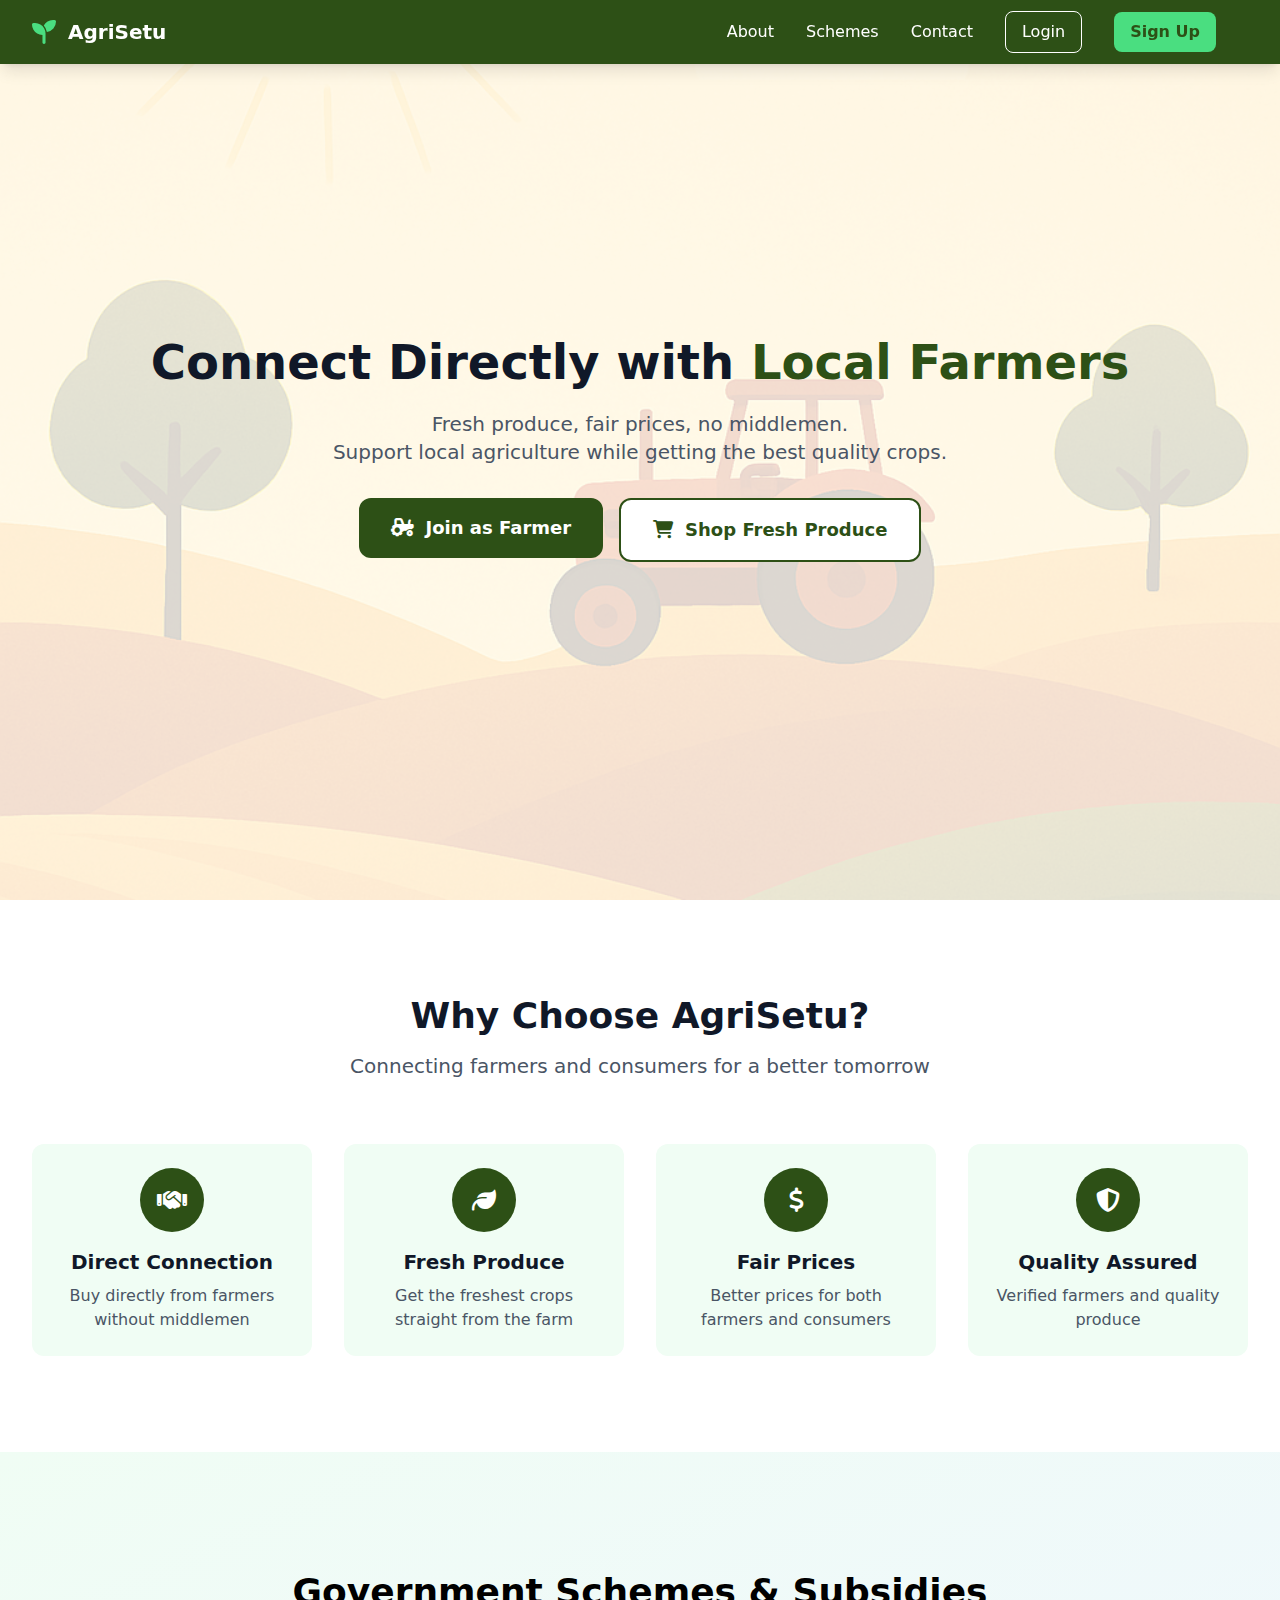
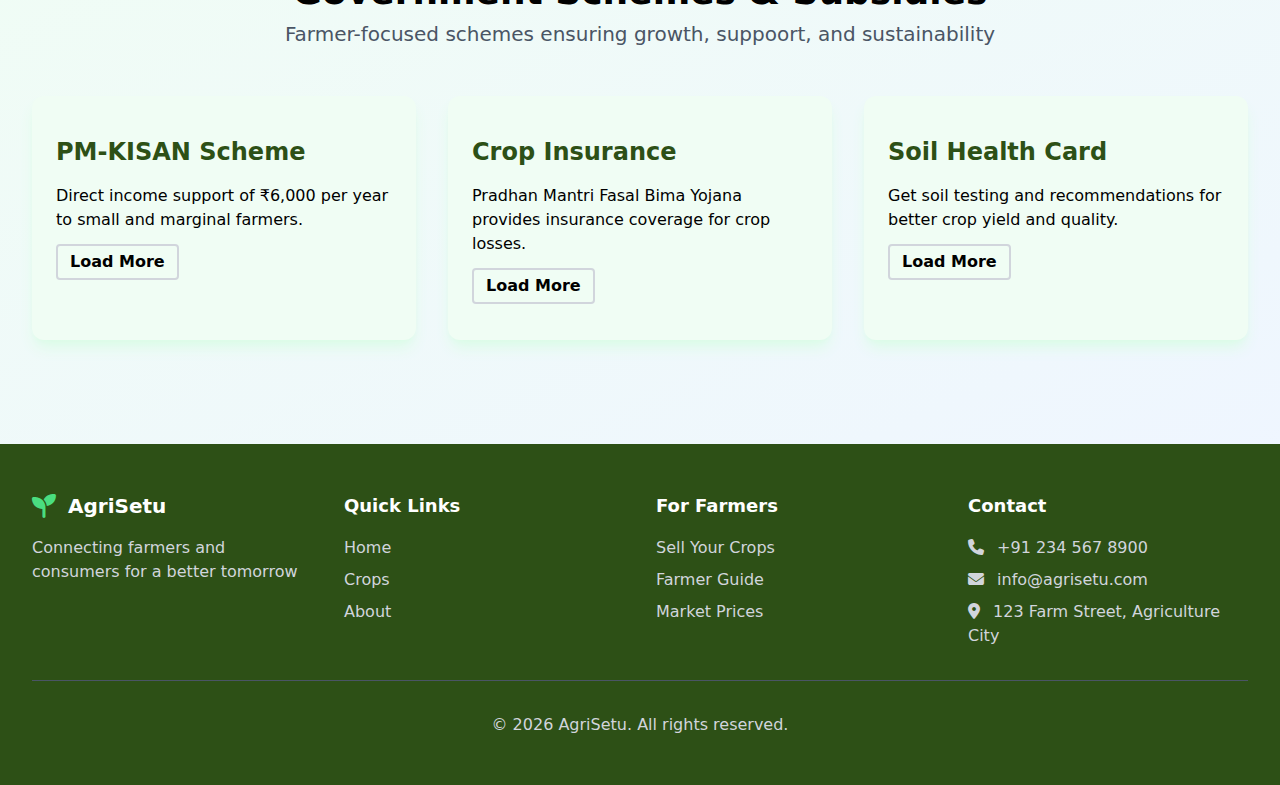
<file: index.html>
<!DOCTYPE html>
<html lang="en">
<head>
    <meta charset="UTF-8">
    <meta name="viewport" content="width=device-width, initial-scale=1.0">
    <title>AGRISETU</title>
    <link rel="stylesheet" href="output.css">
    <link rel="stylesheet" href="https://cdnjs.cloudflare.com/ajax/libs/font-awesome/6.5.1/css/all.min.css"/>
</head>
<body class="bg-blue-100">
    

    <!-- NAVBAR -->
    <nav id="navBar" class="navDiv1 bg-[#2d5016] shadow-lg fixed w-full top-0 z-10">
        <div class="navDiv2 max-w-7xl mx-auto px-4 sm:px-6 lg:px-8 ">
            <div class="navDiv3 flex justify-between items-center h-16">
                <div class="navDiv4 flex items-center">
                <a href="#home" class="text-[#4ade80] fas fa-seedling text-2xl mr-3 hover:text-[#4c9919] cursor-pointer"></a>
                    <span class="text-white text-xl font-bold ">AgriSetu</span>
                </div>
            <div class="navDiv5 hidden md:flex items-center space-x-8">
                <a href="#about" class="text-white hover:text-[#4ade80] transition duration-300">About</a>
                <a href="#schemes" class="text-white hover:text-[#4ade80] transition duration-300">Schemes</a>
                <button onclick="showContactPage()" class="text-white hover:text-[#4ade80] transition duration-300 cursor-pointer">Contact</button>
                <!-- Logged-out state -->
                <button id="navLoginBtn" onclick="loginCheck()" class="bg-transparent border border-white text-white px-4 py-2 rounded-lg hover:bg-white hover:text-[#2d5016] transition duration-300 cursor-pointer">Login</button>
                <button id="navSignupBtn" onclick="showSignupPage()" class="bg-[#4ade80] text-[#2d5016] px-4 py-2 rounded-lg hover:bg-green-600 transition duration-300 font-semibold cursor-pointer">Sign Up</button>
                <!-- Logged-in state (hidden by default) -->
                <a id="navUsername" href="#" class="hidden text-white font-semibold border border-white px-4 py-2 rounded-lg hover:bg-white hover:text-[#2d5016] transition duration-300 cursor-pointer"></a>
                <button id="navLogoutBtn" onclick="logout()" class="hidden bg-blue-500 text-white px-4 py-2 rounded-lg hover:bg-blue-600 transition duration-300 font-semibold cursor-pointer">Logout</button>
            </div>
            <div class="navDiv6 md:hidden">
                <button onclick="mobileMenu()" class="text-white cursor-pointer">
                    <i class="fas fa-bars text-xl"></i>
                </button>
            </div>
            </div>
        </div>
    </nav>


    <!-- Android k liye idhr rhega -->
    <div id="mobileMenu" class="hidden md:hidden bg-[#e9ecef] z-10 fixed inset-0 overflow-y-auto">
        <div id="toggleBar" class="bg-[#2d5016] shadow-lg fixed w-full top-0 z-10">
            <div class="max-w-7xl mx-auto px-4 sm:px-6 lg:px-8 ">
                <div class="flex justify-between items-center h-16 ">
                    <div class="navDiv4 flex items-center">
                        <i style="color: #4ade80 " class="fas fa-seedling text-2xl mr-3 "></i>
                        <span class="text-white text-xl font-bold ">AgriSetu</span>
                    </div>
                <div class="md:hidden">
                    <button onclick="closePage('mobileMenu')" class="text-white cursor-pointer">
                        <i class="fas fa-times text-xl"></i>
                    </button>
                </div>
                </div>
            </div>
        </div>
        <div class="px-2 pb-3 space-y-1 bg-[#dee2e6]">            
                <a href="#home" onclick="closePage('mobileMenu')" class="block text-black hover:text-farm-light px-6 py-3 hover:text-[#2d5016] border-b mt-16">Home</a>
                <a href="#about" onclick="closePage('mobileMenu')" class="block text-black hover:text-farm-light px-6 py-3 hover:text-[#2d5016] border-b ">About</a>
                <a href="#schemes" onclick="closePage('mobileMenu')" class="block text-black hover:text-farm-light px-6 py-3 hover:text-[#2d5016] border-b ">Schemes</a>
                <a href="#contact" onclick="closePage('mobileMenu'); showContactPage();" class="block text-black hover:text-farm-light px-6 py-3 hover:text-[#2d5016] border-b">Contact</a>
        </div>
        <div class="w-full flex justify-center mt-26 h-30" id="mobileAuthContainer">
            <!-- Logged-out state for mobile -->
            <div id="mobileLoggedOut" class="bg-[#343a40] w-1/3 rounded-2xl py-3 text-center h-12">
                <button onclick="loginCheck()" class=" text-white hover:text-[#4ade80] cursor-pointer ">Login</button>
                <button onclick="showSignupPage()" class=" text-white hover:text-[#4ade80] cursor-pointer whitespace-break-spaces">  /  Sign Up</button>
            </div>
            <!-- Logged-in state for mobile (hidden by default) -->
            <div id="mobileLoggedIn" class="hidden bg-[#343a40] w-auto rounded-2xl py-3 px-4 text-center h-12 flex items-center space-x-4">
                <span id="mobileUsername" class="text-white font-semibold"></span>
                <button onclick="logout()" class="text-white hover:text-red-500 transition duration-300"><i class="fas fa-sign-out-alt"></i> Logout</button>
            </div>
        </div>
    </div>


    <!-- HERO SECTION -->
    <section id="home" class="bg-[url('agri1.png')] bg-no-repeat bg-cover bg-center h-screen w-full heroDiv1  min-h-screen flex items-center bg-white/80 bg-blend-overlay">
        <div class="max-w-7xl mx-auto px-4 sm:px-6 lg:px-8">
            <div class="heroDiv2 grid grid-cols-1 gap-12 items-center">
                <div class="heroDiv3 content-center text-center">
                    <h1 class="text-4xl md:text-5xl font-bold text-gray-900 mb-6">
                        Connect Directly with
                        <span class="text-[#2d5016]">Local Farmers</span>
                    </h1>
                    <p class="text-xl text-gray-600 mb-8">Fresh produce, fair prices, no middlemen. 
                        <br>
                        Support local agriculture while getting the best quality crops.</p>
                    <div class="heroDiv4 flex flex-col sm:flex-row gap-4 justify-center lg:justify-center">
                        <!-- onclick="showLoginPage('farmer')" -->
                        <a href="farmer-registration.html"><button class="bg-[#2d5016] text-white px-8 py-4 rounded-xl text-lg font-semibold hover:bg-green-600 transition duration-300 flex items-center justify-center cursor-pointer">
                            <i class="fas fa-tractor mr-3"></i>
                            Join as Farmer
                        </button></a>
                        <!-- onclick="showSignupPage('buyer')" -->
                        <button onclick="shopNow()" class="bg-white text-[#2d5016] border-2 border-[#2d5016] px-8 py-4 rounded-xl text-lg font-semibold hover:bg-[#2d5016] hover:text-white  transition duration-300 flex items-center justify-center cursor-pointer">
                            <i class="fas fa-shopping-cart mr-3"></i>
                            Shop Fresh Produce
                        </button>
                    </div>
                </div>
            </div>
        </div>
    </section>


    <!-- FEATURES -->
    <section id="about" class="py-24 bg-white">
        <div class="feaDiv1 max-w-7xl mx-auto px-4 sm:px-6 lg:px-8">
            <div class="feaDiv2 text-center mb-16">
                <h2 class="text-4xl font-bold text-gray-900 mb-4">Why Choose AgriSetu?</h2>
                <p class="text-xl text-gray-600">Connecting farmers and consumers for a better tomorrow</p>
            </div>
            <div class="feaDiv3 grid grid-cols-1 md:grid-cols-2 lg:grid-cols-4 gap-8 mt-4">
                <div class="feaDiv4 text-center p-6 rounded-xl bg-green-50 hover:bg-green-100 transition duration-300">
                    <div class="feaDiv5 bg-[#2d5016] text-white w-16 h-16 rounded-full flex items-center justify-center mx-auto mb-4">
                        <i class="fas fa-handshake text-2xl"></i>
                    </div>
                    <h3 class="text-xl font-semibold text-gray-900 mb-2">Direct Connection</h3>
                    <p class="text-gray-600">Buy directly from farmers without middlemen</p>
                </div>
                <div class="feaDiv6 text-center p-6 rounded-xl bg-green-50 hover:bg-green-100 transition duration-300">
                    <div class="feaDiv7 bg-[#2d5016] text-white w-16 h-16 rounded-full flex items-center justify-center mx-auto mb-4">
                        <i class="fas fa-leaf text-2xl"></i>
                    </div>
                    <h3 class="text-xl font-semibold text-gray-900 mb-2">Fresh Produce</h3>
                    <p class="text-gray-600">Get the freshest crops straight from the farm</p>
                </div>
                <div class="feaDiv8 text-center p-6 rounded-xl bg-green-50 hover:bg-green-100 transition duration-300">
                    <div class="feaDiv9 bg-[#2d5016] text-white w-16 h-16 rounded-full flex items-center justify-center mx-auto mb-4">
                        <i class="fas fa-dollar-sign text-2xl"></i>
                    </div>
                    <h3 class="text-xl font-semibold text-gray-900 mb-2">Fair Prices</h3>
                    <p class="text-gray-600">Better prices for both farmers and consumers</p>
                </div>
                <div class="feaDiv10 text-center p-6 rounded-xl bg-green-50 hover:bg-green-100 transition duration-300">
                    <div class="feaDiv11 bg-[#2d5016] text-white w-16 h-16 rounded-full flex items-center justify-center mx-auto mb-4">
                        <i class="fas fa-shield-alt text-2xl"></i>
                    </div>
                    <h3 class="text-xl font-semibold text-gray-900 mb-2">Quality Assured</h3>
                    <p class="text-gray-600">Verified farmers and quality produce</p>
                </div>
            </div>
        </div>
    </section>


    <!-- SCHEMES -->
    <section id="schemes" class="py-16 bg-gradient-to-br from-green-50 to-blue-50">
        <div class="max-w-7xl mx-auto px-3 md:px-6 lg:px-8 justify-items-center">
            <div class="text-center py-12 ">
                <h1 class="font-bold text-4xl py-2 ">Government Schemes & Subsidies</h1>
                <p class="text-xl text-gray-600">Farmer-focused schemes ensuring growth, suppoort, and sustainability</p>
            </div>
            <div class="grid lg:grid-cols-3 md:grid-cols-2 grid-cols-1 gap-8 pb-10 ">
                <div class="rounded-xl p-6 bg-green-50 shadow-lg shadow-green-100 ">
                    <h1 class="font-bold text-[#2d5016]  text-2xl py-4 ">PM-KISAN Scheme</h1>
                    <p>Direct income support of &#8377;6,000 per year to small and marginal farmers.</p>
                    <a href="https://www.myscheme.gov.in/search"><button  class="border-gray-300 border-2 rounded my-3 px-3 py-1 font-semibold cursor-pointer hover:bg-gray-200 transition duration-300 ">Load More</button></a>
                </div>
                <div class="rounded-xl p-6 bg-green-50 shadow-lg shadow-green-100 ">
                    <h1 class="font-bold text-[#2d5016]  text-2xl py-4 ">Crop Insurance</h1>
                    <p>Pradhan Mantri Fasal Bima Yojana provides insurance coverage for crop losses.</p>
                    <a href="https://www.myscheme.gov.in/schemes/pmfby"><button class="border-gray-300 border-2 rounded my-3 px-3 py-1 font-semibold cursor-pointer hover:bg-gray-200 transition duration-300 ">Load More</button></a>
                </div>
                <div class="rounded-xl p-6 bg-green-50 shadow-lg shadow-green-100 md:col-span-2 md:justify-self-center lg:col-span-1">
                    <h1 class="font-bold text-[#2d5016] text-2xl py-4 ">Soil Health Card</h1>
                    <p>Get soil testing and recommendations for better crop yield and quality.</p>
                    <a href="https://www.myscheme.gov.in/search"><button class="border-gray-300 border-2 rounded my-3 px-3 py-1 font-semibold cursor-pointer hover:bg-gray-200 transition duration-300 ">Load More</button></a>
                </div>
            </div>
        </div>
    </section>


    <!-- LOGIN-CHOICE-->
    <div id="loginCheck" class="hidden fixed inset-0 bg-opacity-50 z-10 bg-[#343a40] items-center flex justify-around">
    <div class="w-full max-w-md p-4 rounded-2xl relative bg-white h-screen max-h-1/2">
        <button class="absolute top-4 right-4 text-gray-400 hover:text-gray-600 cursor-pointer" onclick="closePage('loginCheck')">
            <i class="fas fa-times text-xl"></i>
        </button>
        <div class="text-center mb-6 p-10 ">
            <i class="fas fa-seedling text-[#2d5016] text-4xl mb-4"></i>
            <h2 class="text-3xl font-bold text-gray-700">Login Portal</h2>
            <p class="text-gray-600 mt-2">Select your login type</p>
        </div>
        <div class="text-center">
            <button id="adminLogin" onclick="closePage('loginCheck'); showLoginPage('admin')" class="bg-[#4ade80] text-[#2d5016] p-3 px-4 rounded-xl font-semibold text-xl mx-auto mr-2 hover:bg-green-600 transition duration-300 cursor-pointer">
                <i class="fas fa-user-shield mr-2"></i>Admin Login</button>
            <button id="userLogin" onclick="closePage('loginCheck'); showLoginPage('user')" class="bg-[#4ade80] text-[#2d5016] p-3 px-5 rounded-xl text-xl font-semibold hover:bg-green-600 ml-2 transition duration-300 cursor-pointer">
                <i class="fas fa-user mr-2"></i>User Login</button>
        </div>
    </div>
    </div>


    <!-- LOGIN -->
    <div id="loginPage" class="hidden fixed inset-0 bg-[#343a40] bg-opacity-50 z-10 flex items-center justify-center p-4">
        <div class="bg-white rounded-2xl p-8 w-full max-w-md relative">
            <button onclick="closePage('loginPage')" class="absolute top-4 right-4 text-gray-400 hover:text-gray-600 cursor-pointer">
                <i class="fas fa-times text-xl"></i>
            </button>
            <div class="text-center mb-6">
                <i class="fas fa-seedling text-[#2d5016] text-4xl mb-4"></i>
                <h2 class="text-2xl font-bold text-gray-900">Welcome Back</h2>
                <p class="text-gray-600">Login to your account</p>
            </div>
            <form id="loginForm" class="space-y-4">
                <div>
                    <label for="loginEmail" class="block text-sm font-medium text-gray-700 mb-2">Email Address</label>
                    <input type="email" id="loginEmail" name="email" required class="w-full px-4 py-3 border border-gray-300 rounded-lg focus:ring-2 focus:ring-[#4ade80] focus:border-transparent">
                </div>
                <div>
                    <label for="loginPassword" class="block text-sm font-medium text-gray-700 mb-2">Password</label>
                    <input type="password" id="loginPassword" name="password" required class="w-full px-4 py-3 border border-gray-300 rounded-lg focus:ring-2 focus:ring-[#4ade80] focus:border-transparent">
                </div>
                <button type="submit" class="w-full bg-[#2d5016] text-white py-3 rounded-lg font-semibold hover:bg-[#166534] transition duration-300 cursor-pointer">
                    Login
                </button>
            </form>
            <p id="signupPrompt" class="text-center text-gray-600 mt-6">
                Don't have an account?
                <button onclick="closePage('loginPage'); showSignupPage()" class="text-[#2d5016] hover:text-[#166534] font-semibold cursor-pointer">Sign Up</button>
            </p>
        </div>
    </div>
     

    <!-- SIGN-UP -->
    <div id="signupPage" class="fixed inset-0 bg-[#343a40] bg-opacity-50 hidden z-10 flex items-center justify-center p-4">
        <div class="bg-white rounded-2xl p-8 w-full max-w-md relative max-h-screen overflow-y-auto">
            <button onclick="closePage('signupPage')" class="absolute top-4 right-4 text-gray-400 hover:text-gray-600 cursor-pointer">
                <i class="fas fa-times text-xl"></i>
            </button>
            <div class="text-center mb-6">
                <i class="fas fa-seedling text-[#2d5016] text-4xl mb-4"></i>
                <h2 class="text-2xl font-bold text-gray-900">Join AgriSetu</h2>
                <p class="text-gray-600">Create your account</p>
            </div>
            <form id="signupForm" class="space-y-4">
                <div>
                    <label for="signupName" class="block text-sm font-medium text-gray-700 mb-2">Full Name</label>
                    <input type="text" id="signupName" name="name" required class="w-full px-4 py-3 border border-gray-300 rounded-lg focus:ring-2 focus:ring-[#4ade80] focus:border-transparent">
                </div>
                <div>
                    <label for="signupEmail" class="block text-sm font-medium text-gray-700 mb-2">Email Address</label>
                    <input type="email" id="signupEmail" name="email" required class="w-full px-4 py-3 border border-gray-300 rounded-lg focus:ring-2 focus:ring-[#4ade80] focus:border-transparent">
                </div>
                <div>
                    <label for="signupPhone" class="block text-sm font-medium text-gray-700 mb-2">Phone Number</label>
                    <input type="tel" id="signupPhone" name="phone" required oninput="this.value = this.value.replace(/[^0-9]/g, '')" class="w-full px-4 py-3 border border-gray-300 rounded-lg focus:ring-2 focus:ring-[#4ade80] focus:border-transparent" maxlength="10" pattern="[0-9]{10}" title="Please enter a 10-digit phone number.">
                </div>
                <div>
                    <label for="signupPassword" class="block text-sm font-medium text-gray-700 mb-2">Password</label>
                    <input type="password" id="signupPassword" name="password" required class="w-full px-4 py-3 border border-gray-300 rounded-lg focus:ring-2 focus:ring-[#4ade80] focus:border-transparent">
                </div>
                <div>
                    <label for="signupRole" class="block text-sm font-medium text-gray-700 mb-2">I am a</label>
                    <select id="signupRole" required class="w-full px-4 py-3 border border-gray-300 rounded-lg focus:ring-2 focus:ring-[#4ade80] focus:border-transparent">
                        <option value="">Select Role</option>
                        <option value="seller">Seller</option>
                        <option value="buyer">Buyer</option>
                    </select>
                </div>
                <div class="flex ">
                    <input type="checkbox" id="signupTerms" required class="accent-green-600 h-4 w-4 rounded-none mt-1 ">
                    <label for="signupTerms" class="ml-2 mr-2 ">I agree to the </label>
                    <a href="#" onclick="showTermsPage()"><span class="text-green-600 underline">Terms and Conditions</span></a>
                </div>

                <!-- Farmer fields -->
                <div id="farmerFields" class="hidden space-y-4">
                    <div>
                        <label class="block text-sm font-medium text-gray-700 mb-2">Farm Location</label>
                        <input type="text" id="farmLocation" class="w-full px-4 py-3 border border-gray-300 rounded-lg focus:ring-2 focus:ring-[#4ade80] focus:border-transparent">
                    </div>
                    <div>
                        <label class="block text-sm font-medium text-gray-700 mb-2">Land Size (acres)</label>
                        <input type="number" id="landSize" class="w-full px-4 py-3 border border-gray-300 rounded-lg focus:ring-2 focus:ring-[#4ade80] focus:border-transparent">
                    </div>
                    <div>
                        <label class="block text-sm font-medium text-gray-700 mb-2">Crop Types</label>
                        <input type="text" id="cropTypes" placeholder="e.g., Rice, Wheat, etc" class="w-full px-4 py-3 border border-gray-300 rounded-lg focus:ring-2 focus:ring-[#4ade80] focus:border-transparent">
                    </div>
                </div>

                <button id="createAccountBtn" type="submit" class="w-full bg-[#2d5016] text-white py-3 rounded-lg font-semibold transition duration-300 hover:bg-[#166534] disabled:opacity-50 disabled:cursor-not-allowed enabled:cursor-pointer" disabled>Create Account</button>
            </form>
            <p class="text-center text-gray-600 mt-6">Already have an account?
                <button onclick="closePage('signupPage'); loginCheck()" class="text-[#2d5016] hover:text-[#166534] font-semibold cursor-pointer">Login</button>
            </p>
        </div>
    </div>


    <!-- Terms and Conditions -->
    <section id="termsPage" class="fixed inset-0 bg-gray-50 font-sans hidden z-10 overflow-y-auto">
    <div id="heroDiv" class="bg-green-50 py-12 mx-auto px-auto">
        <div class="text-center">
            <h2 class="text-4xl font-bold text-[#2E7D32] mb-4 ">Terms and Conditions</h2>
            <p class="text-[#607D8B] text-lg max-w-3xl mx-auto">Please read these terms carefully before using AgriSetu platform. By creating an account, you agree to be bound by these terms.</p>
        </div>
    </div>
    <div id="mainDiv" class="mx-auto px-4 py-12 flex  justify-center">
        <!-- Terms content -->
        <div id="termsDiv1" class="lg:w-3/4">
            <div id="termsDiv2" class="bg-white rounded-lg shadow-md p-8">
                <p class="text-[#607D8B] mb-8">Welcome to AgriSetu! These Terms and Conditions ("Terms") govern your use of the AgriSetu platform, a service designed to connect farmers, buyers, and agricultural experts. By accessing or using our platform and creating an account, you agree to be bound by these Terms.</p>
                <div id="accountInfo" class="mb-10 p-6 rounded-lg border-l-4 border-gray-200 hover:border-l-4 hover:border-l-[#4CAF50] hover:bg-[#f0fff0]">
                    <h2 class="text-2xl font-semibold text-[#2E7D32] mb-4 flex items-center"><i class="fas fa-user-circle mr-3"></i> 1. Account Information</h2>
                    <div class="pl-10">
                        <p class="text-[#607D8B] mb-4"><span class="font-semibold text-[#2E7D32]">1.1 Accuracy of Information:</span> You must provide accurate and complete details (including name, email, and phone number) while signing up for an account.</p>
                        <p class="text-[#607D8B]"><span class="font-semibold text-[#2E7D32]">1.2 Account Security:</span> You are responsible for maintaining the security of your account credentials and for all activities that occur under your account.</p>
                    </div>
                </div>
                <div id="useOfPlatform" class="mb-10 p-6 rounded-lg border-l-4 border-gray-200 hover:border-l-4 hover:border-l-[#4CAF50] hover:bg-[#f0fff0]">
                    <h2 class="text-2xl font-semibold text-[#2E7D32] mb-4 flex items-center"><i class="fas fa-laptop mr-3"></i> 2. Use of Platform</h2>
                    <div class="pl-10">
                        <p class="text-[#607D8B] mb-4"><span class="font-semibold text-[#2E7D32]">2.1 Intended Use:</span> AgriSetu is designed to connect farmers, buyers, and agricultural experts for legitimate agricultural purposes.</p>
                        <p class="text-[#607D8B]"><span class="font-semibold text-[#2E7D32]">2.2 Prohibited Activities:</span> You agree not to misuse the platform for any fraudulent, spam, illegal activities, or any purpose not intended by AgriSetu.</p>
                    </div>
                </div>
                <div id="privacy" class="mb-10 p-6 rounded-lg border-l-4 border-gray-200 hover:border-l-4 hover:border-l-[#4CAF50] hover:bg-[#f0fff0]">
                    <h2 class="text-2xl font-semibold text-[#2E7D32] mb-4 flex items-center"><i class="fas fa-shield-alt mr-3"></i> 3. Privacy</h2>
                    <div class="pl-10">
                        <p class="text-[#607D8B] mb-4"><span class="font-semibold text-[#2E7D32]">3.1 Data Usage:</span> Your personal details will only be used for communication and facilitation of services within the AgriSetu platform.</p>
                        <p class="text-[#607D8B]"><span class="font-semibold text-[#2E7D32]">3.2 Data Sharing:</span> We will not share your personal information with third parties without your explicit consent, except as required by law.</p>
                    </div>
                </div>
                <div id="contentSharing" class="mb-10 p-6 rounded-lg border-l-4 border-gray-200 hover:border-l-4 hover:border-l-[#4CAF50] hover:bg-[#f0fff0]">
                    <h2 class="text-2xl font-semibold text-[#2E7D32] mb-4 flex items-center"><i class="fas fa-share-square mr-3"></i> 4. Content Sharing</h2>
                    <div class="pl-10">
                        <p class="text-[#607D8B] mb-4"><span class="font-semibold text-[#2E7D32]">4.1 Truthful Information:</span> Any information you share on the platform (including crop details, offers, expert advice) should be accurate and truthful.</p>
                        <p class="text-[#607D8B]"><span class="font-semibold text-[#2E7D32]">4.2 Content Responsibility:</span> You are solely responsible for the content you post on AgriSetu and any consequences that may result from sharing that content.</p>
                    </div>
                </div>
                <div id="limitations" class="mb-10 p-6 rounded-lg border-l-4 border-gray-200 hover:border-l-4 hover:border-l-[#4CAF50] hover:bg-[#f0fff0]">
                    <h2 class="text-2xl font-semibold text-[#2E7D32] mb-4 flex items-center"><i class="fas fa-exclamation-triangle mr-3"></i> 5. Limitations</h2>
                    <div class="pl-10">
                        <p class="text-[#607D8B] mb-4"><span class="font-semibold text-[#2E7D32]">5.1 Service Nature:</span> Please note that AgriSetu is a student project, and as such, the service may have limitations and may not include all features of a commercial platform.</p>
                        <p class="text-[#607D8B]"><span class="font-semibold text-[#2E7D32]">5.2 Liability:</span> We are not liable for any losses or damages resulting from incorrect data, technical issues, or service interruptions on the platform.</p>
                    </div>
                </div>
                <div id="agreement" class="mb-10 p-6 rounded-lg border-l-4 border-gray-200 hover:border-l-4 hover:border-l-[#4CAF50] hover:bg-[#f0fff0]">
                    <h2 class="text-2xl font-semibold text-[#2E7D32] mb-4 flex items-center"><i class="fas fa-handshake mr-3"></i> 6. Agreement</h2>
                    <div class="pl-10">
                        <p class="text-[#607D8B]"><span class="font-semibold text-[#2E7D32]">6.1 Acceptance:</span> By creating an account on AgriSetu, you acknowledge that you have read, understood, and agree to be bound by these Terms and Conditions.</p>
                    </div>
                </div>
                <div id="termination" class="mb-10 p-6 rounded-lg border-l-4 border-gray-200 hover:border-l-4 hover:border-l-[#4CAF50] hover:bg-[#f0fff0]">
                    <h2 class="text-2xl font-semibold text-[#2E7D32] mb-4 flex items-center"><i class="fas fa-times-circle mr-3"></i> 7. Termination of Account</h2>
                    <div class="pl-10">
                        <p class="text-[#607D8B]"><span class="font-semibold text-[#2E7D32]">7.1 Account Suspension:</span> We reserve the right to suspend or delete accounts that violate our rules, engage in fraudulent activities, or otherwise misuse the AgriSetu platform.</p>
                    </div>
                </div>
                <div id="thirdParty" class="mb-10 p-6 rounded-lg border-l-4 border-gray-200 hover:border-l-4 hover:border-l-[#4CAF50] hover:bg-[#f0fff0]">
                    <h2 class="text-2xl font-semibold text-[#2E7D32] mb-4 flex items-center"><i class="fas fa-external-link-alt mr-3"></i> 8. Third-Party Links</h2>
                    <div class="pl-10">
                        <p class="text-[#607D8B]"><span class="font-semibold text-[#2E7D32] ">8.1 External Resources:</span> AgriSetu may display links to third-party resources or services (such as government schemes or weather APIs). We are not responsible for the accuracy, content, or functionality of these external resources.</p>
                    </div>
                </div>
                <div id="changes" class="mb-10 p-6 rounded-lg border-l-4 border-gray-200 hover:border-l-4 hover:border-l-[#4CAF50] hover:bg-[#f0fff0]">
                    <h2 class="text-2xl font-semibold text-[#2E7D32] mb-4 flex items-center"><i class="fas fa-sync-alt mr-3"></i> 9. Changes to Terms</h2>
                    <div class="pl-10">
                        <p class="text-[#607D8B] mb-4"><span class="font-semibold text-[#2E7D32]">9.1 Updates:</span> These Terms and Conditions may be updated or modified in the future to reflect changes in our services or legal requirements.</p>
                        <p class="text-[#607D8B]"><span class="font-semibold text-[#2E7D32]">9.2 Notification:</span> Users will be notified of any significant changes to these Terms through the platform or via email.</p>
                    </div>
                </div>
                <div id="acceptance" class="bg-green-50 p-6 rounded-lg mt-8 border-4 border-gray-200 hover:border-4 hover:bg-[#f0fff0]">
                    <h3 class="text-xl font-semibold text-[#2E7D32] mb-4">Acceptance of Terms</h3>
                    <p class="text-[#607D8B] mb-4">By using AgriSetu, you acknowledge that you have read, understood, and agree to be bound by these Terms and Conditions.</p>
                    <div class="flex items-center">
                        <input type="checkbox" id="accept-terms" class="mr-2 h-5 w-5 text-[#4CAF50]">
                        <label for="accept-terms" class="text-[#607D8B]">I have read and agree to the Terms and Conditions</label>
                    </div>
                    <button id="continueBtn" onclick="showSignupPage(true)" class="mt-4 bg-[#4CAF50] text-white px-6 py-2 rounded-lg font-semibold transition duration-300 hover:bg-[#137216] disabled:opacity-50 disabled:cursor-not-allowed enabled:cursor-pointer" disabled>Continue</button>
                </div>
            </div>
        </div>
    </div>
    </section>


    <!-- FOOTER -->
    <footer class="bg-[#2d5016] text-white py-12">
        <div class="max-w-7xl mx-auto px-4 sm:px-6 lg:px-8">
            <div class="grid grid-cols-1 md:grid-cols-4 gap-8">
                <div>
                    <div class="flex items-center mb-4">
                        <i class="fas fa-seedling text-[#4ade80] text-2xl mr-3"></i>
                        <span class="text-xl font-bold">AgriSetu</span>
                    </div>
                    <p class="text-gray-300">Connecting farmers and consumers for a better tomorrow</p>
                </div>
                <div>
                    <h4 class="text-lg font-semibold mb-4">Quick Links</h4>
                    <ul class="space-y-2">
                        <li><a href="#home" class="text-gray-300 hover:text-white transition duration-300">Home</a></li>
                        <li><a href="#cropSection" class="text-gray-300 hover:text-white transition duration-300">Crops</a></li>
                        <li><a href="#about" class="text-gray-300 hover:text-white transition duration-300">About</a></li>
                    </ul>
                </div>
                <div>
                    <h4 class="text-lg font-semibold mb-4">For Farmers</h4>
                    <ul class="space-y-2">
                        <li><a href="farmer-registration.html" class="text-gray-300 hover:text-white transition duration-300">Sell Your Crops</a></li>
                        <li><a href="#farmersGuide" onclick="showFarmersGuide()" class="text-gray-300 hover:text-white transition duration-300">Farmer Guide</a></li>
                        <li><a href="#" class="text-gray-300 hover:text-white transition duration-300">Market Prices</a></li>
                    </ul>
                </div>
                <div>
                    <h4 class="text-lg font-semibold mb-4">Contact</h4>
                    <div class="space-y-2">
                        <p class="text-gray-300"><i class="fas fa-phone mr-2"></i> +91 234 567 8900</p>
                        <p class="text-gray-300"><i class="fas fa-envelope mr-2"></i> info@agrisetu.com</p>
                        <p class="text-gray-300"><i class="fas fa-map-marker-alt mr-2"></i> 123 Farm Street, Agriculture City</p>
                    </div>
                </div>
            </div>
            <div class="border-t border-gray-600 mt-8 pt-8 text-center">
                <p class="text-gray-300">&copy; 2026 AgriSetu. All rights reserved.</p>
            </div>
        </div>
    </footer>


    <!-- FARMERS GUIDE -->
    <section id="farmersGuide" class="bg-gray-50 fixed inset-0 overflow-y-auto font-poppins hidden">
        <!-- Hero Section -->
        <div id="heroDiv" class="bg-gradient-to-r from-[#2e7d32] to-[#4caf50] text-white py-6 mt-16">
            <div class="mx-auto px-4 text-center">
                <h1 class="text-4xl md:text-5xl font-bold mb-4">Farmer's Complete Guide</h1>
                <p class="text-xl mb-8 max-w-2xl mx-auto">From soil preparation to harvest - Everything you need to know for successful farming</p>
                <div class="flex flex-col md:flex-row justify-center space-y-4 md:space-y-0 md:space-x-4">
                </div>
            </div>
        </div>

        <!-- Main Content -->
        <div id="mainDiv" class="mx-auto px-4 py-12">
            <div id="guide" class="mb-16">
                <h2 class="text-3xl font-bold text-gray-800 mb-2 relative pb-3 after:bg-green-500">Complete Farming Guide</h2>
                <p class="text-gray-600 mb-8">A step-by-step approach to successful farming from planning to harvest</p>
                <div class="grid grid-cols-1 md:grid-cols-3 gap-6">
                    <!-- Phase - 1 -->
                     <div class="bg-white rounded-xl shadow-md p-6 hover:-translate-y-1 hover:shadow-xl transition duration-300">
                        <div class="flex items-center mb-4">
                            <div class="flex items-center justify-center w-10 h-10 rounded-full bg-green-500 text-white font-bold mr-4">1</div>
                            <h3 class="text-xl font-bold text-gray-800">Foundation & Planning</h3>
                        </div>
                        <p class="text-gray-600 mb-4">Understanding your land, soil testing, and crop selection</p>
                        <ul class="text-gray-600 space-y-2">
                            <li class="flex items-start">
                                <i class="fas fa-check text-green-400 mt-1 mr-2"></i>
                                <span>Soil Testing & Analysis</span>
                            </li>
                            <li class="flex items-start">
                                <i class="fas fa-check text-green-400 mt-1 mr-2"></i>
                                <span>Climate Assessment</span>
                            </li>
                            <li class="flex items-start">
                                <i class="fas fa-check text-green-400 mt-1 mr-2"></i>
                                <span>Crop Selection</span>
                            </li>
                            <li class="flex items-start">
                                <i class="fas fa-check text-green-400 mt-1 mr-2"></i>
                                <span>Land Preparation</span>
                            </li>
                        </ul>
                    </div>

                    <!-- Phase - 2 -->
                    <div class="bg-white rounded-xl shadow-md p-6 hover:-translate-y-1 hover:shadow-xl transiton duration-300">
                        <div class="flex items-center mb-4">
                            <div class="flex items-center justify-center w-10 h-10 rounded-full bg-green-500 text-white font-bold mr-4">2</div>
                            <h3 class="text-xl font-bold text-gray-800">Cultivation & Management</h3>
                        </div>
                        <p class="text-gray-600 mb-4">Sowing, irrigation, nutrition, and pest management</p>
                        <ul class="text-gray-600 space-y-2">
                            <li class="flex items-start">
                                <i class="fas fa-check text-green-400 mt-1 mr-2"></i>
                                <span>Sowing & Planting</span>
                            </li>
                            <li class="flex items-start">
                                <i class="fas fa-check text-green-400 mt-1 mr-2"></i>
                                <span>Water Management</span>
                            </li>
                            <li class="flex items-start">
                                <i class="fas fa-check text-green-400 mt-1 mr-2"></i>
                                <span>Nutrition & Fertilizers</span>
                            </li>
                            <li class="flex items-start">
                                <i class="fas fa-check text-green-400 mt-1 mr-2"></i>
                                <span>Pest Control</span>
                            </li>
                        </ul>
                    </div>

                    <!-- Phase - 3 -->
                    <div class="bg-white rounded-xl shadow-md p-6 hover:-translate-y-1 hover:shadow-xl transtion duration-300">
                        <div class="flex items-center mb-4">
                            <div class="flex items-center justify-center w-10 h-10 rounded-full bg-green-500 text-white font-bold mr-4">3</div>
                            <h3 class="text-xl font-bold text-gray-800">Harvest & Post-Harvest</h3>
                        </div>
                        <p class="text-gray-600 mb-4">Harvesting techniques and proper storage methods</p>
                        <ul class="text-gray-600 space-y-2">
                            <li class="flex items-start">
                                <i class="fas fa-check text-green-400 mt-1 mr-2"></i>
                                <span>Harvesting at Right Time</span>
                            </li>
                            <li class="flex items-start">
                                <i class="fas fa-check text-green-400 mt-1 mr-2"></i>
                                <span>Post-Harvest Handling</span>
                            </li>
                            <li class="flex items-start">
                                <i class="fas fa-check text-green-400 mt-1 mr-2"></i>
                                <span>Storage & Preservation</span>
                            </li>
                            <li class="flex items-start">
                                <i class="fas fa-check text-green-400 mt-1 mr-2"></i>
                                <span>Direct to Buyer Sales</span>
                            </li>
                        </ul>
                    </div>
                </div>
            </div>

            <!-- Seasonal Guide -->
            <div id="seasonal" class="mb-16">
                <h2 class="text-3xl font-bold text-gray-800 mb-2 pb-3">Seasonal Crop Guide</h2>
                <p class="text-gray-600 mb-8">What to plant and when for optimal yield</p>
                <div class="grid grid-cols-1 md:grid-cols-3 gap-6">
                    <!-- Summer -->
                    <div class="bg-white rounded-xl shadow-md overflow-hidden hover:-translate-y-1 hover:shadow-xl transition duration-300">
                        <div class="bg-yellow-500 text-white py-3 px-4">
                            <h3 class="text-xl font-bold">Summer (Zaid Season)</h3>
                            <p class="text-sm opacity-90">March - June</p>
                        </div>
                        <div class="p-5">
                            <h4 class="font-semibold text-gray-700 mb-2">Vegetables</h4>
                            <p class="text-gray-600 mb-4">Bitter Gourd, Pumpkin, Bottle Gourd, Cucumber, Okra, Tomato, Chili</p>
                            <h4 class="font-semibold text-gray-700 mb-2">Fruits</h4>
                            <p class="text-gray-600 mb-4">Mango, Watermelon, Muskmelon, Litchi</p>
                            <h4 class="font-semibold text-gray-700 mb-2">Grains & Cash crops</h4>
                            <p class="text-gray-600">Rice, Cotton</p>
                        </div>
                    </div>
                    <!-- Monsoon -->
                    <div class="bg-white rounded-xl shadow-md overflow-hidden hover:-translate-y-1 hover:shadow-xl transition duration-300">
                        <div class="bg-blue-500 text-white py-3 px-4">
                            <h3 class="text-xl font-bold">Monsoon (Kharif Season)</h3>
                            <p class="text-sm opacity-90">July - October</p>
                        </div>
                        <div class="p-5">
                            <h4 class="font-semibold text-gray-700 mb-4">Vegetables</h4>
                            <p class="text-gray-600 mb-4">Brinjal, Tomsto, Spinach, Fenugreek, Radish</p>
                            <h4 class="font-semibold text-gray-700 mb-2">Fruits</h4>
                            <p class="text-gray-600">Banana, Guava, Pomegranate</p>
                            <h4 class="font-semibold text-gray-700 mb-2">Grains & Cash crops</h4>
                            <p class="text-gray-600">Rice, Maize, Soybean, Cotton, Millets</p>
                        </div>
                    </div>
                    <!-- Winter -->
                    <div class="bg-white rounded-xl shadow-md overflow-hidden hover:-translate-y-1 hover:shadow-xl transition duration-300">
                        <div class="bg-blue-300 text-white py-3 px-4">
                        <h3 class="text-xl font-bold">Winter (Rabi Season)</h3>
                        <p class="text-sm opacity-90">October - March</p>
                        </div>
                        <div class="p-5">
                            <h4 class="font-semibold text-gray-700 mb-2">Vegetables</h4>
                            <p class="text-gray-600 mb-4">Cauliflower, Cabbage, Carrot, Radish, Spinach, Peas, Onion, Potato</p>
                            <h4 class="font-semibold text-gray-700 mb-2">Fruits</h4>
                            <p class="text-gray-600 mb-4">Orange, Kinnow, Strawberry, Apple</p>
                            <h4 class="font-semibold text-gray-700 mb-2">Grains & Cash crops</h4>
                            <p class="text-gray-600">Wheat, Barley, Mustard, Chickpea</p>
                        </div>
                    </div>
                </div>
            </div> 
            <!-- Organic Farming -->
            <div id="organic" class="mb-16">
                <h2 class="text-3xl font-bold text-gray-800 relative pb-3">Organic Farming Methods</h2>
                <p class="text-gray-600 mb-8">Sustainable farming without chemicals</p>
                <div class="bg-white rounded-xl shadow-md p-6 mb-8">
                    <h3 class="text-2xl font-bold text-gray-800 mb-4">Natural Pest Control Methods</h3>
                    <div class="grid grid-cols-1 md:grid-cols-2 gap-6">
                        <div class="border-l-4 border-green-500 pl-4">
                            <h4 class="text-xl font-semibold text-gray-700 mb-2">Neem Oil Spray</h4>
                            <p class="text-gray-600 mb-2">Mix 5ml neem oil with a few drops of soap in 1 litre of water. Effective against most common pests.</p>
                            <div class="flex items-center text-sm text-gray-500">
                                <i class="fas fa-shield-alt mr-2"></i>
                                <span>Prevents aphids, mites, and caterpillars</span>
                            </div>
                        </div>
                        <div class="border-l-4 border-green-500 pl-4">
                            <h4 class="text-xl font-semibold text-gray-700 mb-2">Garlic-Chili Spray</h4>
                            <p class="text-gray-600 mb-2">Blend garlic and chilies, soak in water, strain and spray. Acts as a strong repellent.</p>
                            <div class="flex items-center text-sm text-gray-500">
                                <i class="fas fa-bug mr-2"></i>
                                <span>Repels insects and small pests</span>
                            </div>
                        </div>
                        <div class="border-l-4 border-green-500 pl-4">
                            <h4 class="text-xl font-semibold
                             text-gray-700 mb-2">Companion Planting</h4>
                             <p class="text-gray-600 mb-2">Plant marigoolds with tomatoes to repel nematodes. Basil near crops repels flies and mosquitoes.</p>
                             <div class="flex items-center text-sm text-gray-500">
                                <i class="fas fa-seedling mr-2"></i>
                                <span>Natural pest deterrent</span>
                             </div>
                        </div>
                        <div class="border-l-4 border-green-500 pl-4">
                            <h4 class="text-xl font-semibold text-gray-700 mb-2">Beneficial Insects</h4>
                            <p class="text-gray-600 mb-2">Encourage ladybugs, spiders, and parasitic wasps by having diverse plants on the farm.</p>
                            <div class="flex items-center text-sm text-gray-500">
                                <i class="fas fa-spider mr-2"></i>
                                <span>Natural predators for pests</span>
                            </div>
                        </div>
                    </div>
                </div>
                <div class="grid grid-cols-1 md:grid-cols-2 gap-6">
                    <div class="bg-white rounded-xl shadow-md p-6 hover:-translate-y-1 hover:shadow-xl transition duration-300">
                        <h3 class="text-xl font-bold text-gray-800 mb-4 flex items-center">
                            <i class="fas fa-recycle text-green-500 mr-3"></i>
                            Organic Fertilizers
                        </h3>
                        <ul class="text-gray-600 space-y-3">
                            <li class="flex items-start">
                                <div>
                                    <span class="font-medium">◾Compost:</span> Decomposed kitchen and farm waste
                                </div>
                            </li>
                            <li class="flex items-start">
                                <div>
                                    <span class="font-medium">◾Vermicompost:</span> High-quality compost from earthworms
                                </div>
                            </li>
                            <li class="flex items-start">
                                <div>
                                    <span class="font-medium">◾Farmyard Manure:</span> Dung and urine from farm animals
                                </div>
                            </li>
                            <li class="flex items-start">
                                <div>
                                    <span class="font-medium">◾Green Manure:</span>Growing and ploughing back crops like Sunhemp
                                </div>
                            </li>
                        </ul>
                    </div>
                    <div class="bg-white rounded-xl shadow-md p-6 hover:-translate-y-1 hover:shadow-xl transition duration-300">
                        <h3 class="text-xl font-bold text-gray-800 mb-4 flex items-center">
                            <i class="fas fa-tint text-blue-400 mr-3">Water Management</i></h3>
                        <ul class="text-gray-600 space-y-3">
                            <li class="flex items-start">
                            <div>
                                <span class="font-medium">◾Drip Irrigation:</span> Saves 30-50% water, reduces weeds
                            </div>
                            </li>
                            <li class="flex items-start">
                                <div>
                                    <span class="font-medium">◾Sprinkler Irrigation:</span> Even coverage like rain
                                </div>
                            </li>
                            <li class="flex items-start">
                                <div>
                                    <span class="font-medium">◾Proper Spacing:</span> Ensures adequate sunlight and air circulation
                                </div>
                            </li>
                            <li class="flex items-start">
                                <div>
                                    <span class="font-medium">◾Contour Farming:</span> Prevents soil erosion on slopes
                                </div>
                            </li>
                        </ul>
                    </div> 
                </div>
            </div>
            <!-- Tools & Resouces -->
            <div id="tools" class="mb-16">
                <h2 class="text-3xl font-bold text-gray-800 mb-2 relative pb-3">Tools & Resources</h2>
                <p class="text-gray-600 mb-8">Essential equipment and resources for modern farming</p>
                <div>
                    <h3 class="text-2xl font-bold text-gray-800 mb-4">Essential Farming Tools</h3>
                    <div class="bg-white rounded-xl shadow-md p-6 mb-6">
                        <h4 class="text-xl font-semibold text-gray-700 mb-3 flex items-center">
                            <i class="fas fa-tools text-gray-500 mr-3"></i>Basic Hand Tools
                        </h4>
                        <div class="grid grid-cols-2 gap-4">
                            <div class="flex items-center">
                                <i class="fas fa-check text-green-500 mr-2"></i>
                                <span>Spade</span>
                            </div>
                            <div class="flex items-center">
                                <i class="fas fa-check text-green-500 mr-2"></i>
                                <span>Khurpi (Weeding)</span>
                            </div>
                            <div class="flex items-center">
                                <i class="fas fa-check text-green-500 mr-2"></i>
                                <span>Sickle</span>
                            </div>
                            <div class="flex items-center">
                                <i class="fas fa-check text-green-500 mr-2"></i>
                                <span>Rake</span>
                            </div>
                        </div>
                    </div>
                </div>
                <div class="bg-white rounded-xl shadow-md p-6">
                    <h4 class="text-xl font-semibold tetx-gray-700 mb-3 flex items-center">
                        <i class="fas fa-tractor text-gray-500 mr-3"></i>Advanced Equipment
                    </h4>
                    <div class="grid grid-cols-2 gap-4">
                        <div class="flex items-center">
                            <i class="fas fa-check text-green-500 mr-2"></i>
                            <span>Power Tiller</span>
                        </div>
                        <div class="flex items-center">
                            <i class="fas fa-check text-green-500 mr-2"></i>
                            <span>Seed Drill</span>
                        </div>
                        <div class="flex items-center">
                            <i class="fas fa-check text-green-500 mr-2"></i>
                            <span>Sprayer</span>
                        </div>
                        <div class="flex items-center">
                            <i class="fas fa-check text-green-500 mr-2"></i>
                            <span>Harvester</span>
                        </div>
                    </div>
                </div>
            </div>
            <div>
                <div class="bg-white rounded-xl shadow-md p-6">
                    <h4 class="text-xl font-semibold text-gray-700 mb-3">Golden Rules for Success</h4>
                    <ul class="text-gray-600 space-y-2">
                        <li class="flex items-start">
                            <i class="fas fa-star text-yellow-500 mt-1 mr-2"></i>
                            <span>Know Your Soil: Regular soil testing is essential</span>
                        </li>
                        <li class="flex items-start">
                            <i class="fas fa-star text-yellow-500 mt-1 mr-2"></i>
                            <span>Embrace Diversity: Grow multiple cros to reduce risk</span>
                        </li>
                        <li class="flex items-start">
                            <i class="fas fa-star text-yellow-500 mt-1 mr-2"></i>
                            <span>Water is Life: Use efficient irrigation methods</span>
                        </li>
                        <li class="flex items-start">
                            <i class="fas fa-star text-yellow-500 mt-1 mr-2"></i>
                            <span>Feed the Soil: Focus on organic matter for healthy plants</span>
                        </li>
                        <li class="flex items-start">
                            <i class="fas fa-star text-yellow-500 mt-1 mr-2"></i>
                            <span>Work with Nature: Use sustainable farming practices</span>
                        </li>
                    </ul>
                </div>
            </div>
        </div>
    </section>


    <!-- CONTACT -->
    <div id="contactPage" class="hidden fixed inset-0 bg-[#343a40] bg-opacity-50 z-10 flex items-center justify-center p-4">
        <div class="bg-white rounded-2xl p-8 w-full max-w-md relative">
            <button onclick="closePage('contactPage')" class="absolute top-4 right-4 text-gray-400 hover:text-gray-600 cursor-pointer">
                <i class="fas fa-times text-xl"></i>
            </button>
            <div class="text-center mb-6">
                <i class="fas fa-seedling text-[#2d5016] text-4xl mb-4"></i>
                <h2 class="text-2xl font-bold text-gray-900">Contact Us</h2>
                <p class="text-gray-600">Reach out for quick support</p>
            </div>
                <form id="contactForm"
                action="https://formspree.io/f/mjkpnrgw"
                method="POST"
                class="space-y-4">
                <div>
                    <label for="contactEmail" class="block text-sm font-medium text-gray-700 mb-2">Email Address</label>
                    <input type="email" id="contactEmail" name="email" required
                        class="w-full px-4 py-3 border border-gray-300 rounded-lg focus:outline-none focus:ring-2 focus:ring-[#4ade80] focus:border-transparent">
                </div>
                <div>
                    <label for="contactSubject" class="block text-sm font-medium text-gray-700 mb-2">Subject</label>
                    <input type="text" id="contactSubject" name="subject" required
                        class="w-full px-4 py-3 border border-gray-300 rounded-lg focus:ring-2 focus:outline-none focus:ring-[#4ade80] focus:border-transparent">
                </div>
                <div>
                    <label for="contactMessage" class="block text-sm font-medium text-gray-700 mb-2">Your Message</label>
                    <textarea id="contactMessage" name="message" rows="3" required
                            class="w-full px-4 py-3 border border-gray-300 rounded-lg focus:ring-2 focus:ring-[#4ade80] focus:outline-none focus:border-transparent"></textarea>
                </div>
                <button type="submit"
                        class="w-full bg-[#2d5016] text-white py-3 rounded-lg font-semibold hover:bg-[#166534] transition duration-300 cursor-pointer">
                    Submit
                </button>
            </form>
        </div>
    </div>

    <script src="script.js"></script>
</body>
</html>
</file>
<file: output.css>
/*! tailwindcss v4.1.11 | MIT License | https://tailwindcss.com */
@layer properties;
@layer theme, base, components, utilities;
@layer theme {
  :root, :host {
    --font-sans: ui-sans-serif, system-ui, sans-serif, "Apple Color Emoji",
      "Segoe UI Emoji", "Segoe UI Symbol", "Noto Color Emoji";
    --font-mono: ui-monospace, SFMono-Regular, Menlo, Monaco, Consolas, "Liberation Mono",
      "Courier New", monospace;
    --color-red-500: oklch(63.7% 0.237 25.331);
    --color-yellow-100: oklch(97.3% 0.071 103.193);
    --color-yellow-200: oklch(94.5% 0.129 101.54);
    --color-yellow-400: oklch(85.2% 0.199 91.936);
    --color-yellow-500: oklch(79.5% 0.184 86.047);
    --color-yellow-600: oklch(68.1% 0.162 75.834);
    --color-green-50: oklch(98.2% 0.018 155.826);
    --color-green-100: oklch(96.2% 0.044 156.743);
    --color-green-200: oklch(92.5% 0.084 155.995);
    --color-green-400: oklch(79.2% 0.209 151.711);
    --color-green-500: oklch(72.3% 0.219 149.579);
    --color-green-600: oklch(62.7% 0.194 149.214);
    --color-green-700: oklch(52.7% 0.154 150.069);
    --color-blue-50: oklch(97% 0.014 254.604);
    --color-blue-100: oklch(93.2% 0.032 255.585);
    --color-blue-200: oklch(88.2% 0.059 254.128);
    --color-blue-300: oklch(80.9% 0.105 251.813);
    --color-blue-400: oklch(70.7% 0.165 254.624);
    --color-blue-500: oklch(62.3% 0.214 259.815);
    --color-blue-600: oklch(54.6% 0.245 262.881);
    --color-blue-700: oklch(48.8% 0.243 264.376);
    --color-blue-800: oklch(42.4% 0.199 265.638);
    --color-purple-100: oklch(94.6% 0.033 307.174);
    --color-purple-200: oklch(90.2% 0.063 306.703);
    --color-purple-400: oklch(71.4% 0.203 305.504);
    --color-purple-600: oklch(55.8% 0.288 302.321);
    --color-gray-50: oklch(98.5% 0.002 247.839);
    --color-gray-100: oklch(96.7% 0.003 264.542);
    --color-gray-200: oklch(92.8% 0.006 264.531);
    --color-gray-300: oklch(87.2% 0.01 258.338);
    --color-gray-400: oklch(70.7% 0.022 261.325);
    --color-gray-500: oklch(55.1% 0.027 264.364);
    --color-gray-600: oklch(44.6% 0.03 256.802);
    --color-gray-700: oklch(37.3% 0.034 259.733);
    --color-gray-800: oklch(27.8% 0.033 256.848);
    --color-gray-900: oklch(21% 0.034 264.665);
    --color-black: #000;
    --color-white: #fff;
    --spacing: 0.25rem;
    --container-md: 28rem;
    --container-2xl: 42rem;
    --container-3xl: 48rem;
    --container-4xl: 56rem;
    --container-7xl: 80rem;
    --text-xs: 0.75rem;
    --text-xs--line-height: calc(1 / 0.75);
    --text-sm: 0.875rem;
    --text-sm--line-height: calc(1.25 / 0.875);
    --text-base: 1rem;
    --text-base--line-height: calc(1.5 / 1);
    --text-lg: 1.125rem;
    --text-lg--line-height: calc(1.75 / 1.125);
    --text-xl: 1.25rem;
    --text-xl--line-height: calc(1.75 / 1.25);
    --text-2xl: 1.5rem;
    --text-2xl--line-height: calc(2 / 1.5);
    --text-3xl: 1.875rem;
    --text-3xl--line-height: calc(2.25 / 1.875);
    --text-4xl: 2.25rem;
    --text-4xl--line-height: calc(2.5 / 2.25);
    --text-5xl: 3rem;
    --text-5xl--line-height: 1;
    --text-6xl: 3.75rem;
    --text-6xl--line-height: 1;
    --font-weight-medium: 500;
    --font-weight-semibold: 600;
    --font-weight-bold: 700;
    --radius-md: 0.375rem;
    --radius-lg: 0.5rem;
    --radius-xl: 0.75rem;
    --radius-2xl: 1rem;
    --default-transition-duration: 150ms;
    --default-transition-timing-function: cubic-bezier(0.4, 0, 0.2, 1);
    --default-font-family: var(--font-sans);
    --default-mono-font-family: var(--font-mono);
  }
}
@layer base {
  *, ::after, ::before, ::backdrop, ::file-selector-button {
    box-sizing: border-box;
    margin: 0;
    padding: 0;
    border: 0 solid;
  }
  html, :host {
    line-height: 1.5;
    -webkit-text-size-adjust: 100%;
    tab-size: 4;
    font-family: var(--default-font-family, ui-sans-serif, system-ui, sans-serif, "Apple Color Emoji", "Segoe UI Emoji", "Segoe UI Symbol", "Noto Color Emoji");
    font-feature-settings: var(--default-font-feature-settings, normal);
    font-variation-settings: var(--default-font-variation-settings, normal);
    -webkit-tap-highlight-color: transparent;
  }
  hr {
    height: 0;
    color: inherit;
    border-top-width: 1px;
  }
  abbr:where([title]) {
    -webkit-text-decoration: underline dotted;
    text-decoration: underline dotted;
  }
  h1, h2, h3, h4, h5, h6 {
    font-size: inherit;
    font-weight: inherit;
  }
  a {
    color: inherit;
    -webkit-text-decoration: inherit;
    text-decoration: inherit;
  }
  b, strong {
    font-weight: bolder;
  }
  code, kbd, samp, pre {
    font-family: var(--default-mono-font-family, ui-monospace, SFMono-Regular, Menlo, Monaco, Consolas, "Liberation Mono", "Courier New", monospace);
    font-feature-settings: var(--default-mono-font-feature-settings, normal);
    font-variation-settings: var(--default-mono-font-variation-settings, normal);
    font-size: 1em;
  }
  small {
    font-size: 80%;
  }
  sub, sup {
    font-size: 75%;
    line-height: 0;
    position: relative;
    vertical-align: baseline;
  }
  sub {
    bottom: -0.25em;
  }
  sup {
    top: -0.5em;
  }
  table {
    text-indent: 0;
    border-color: inherit;
    border-collapse: collapse;
  }
  :-moz-focusring {
    outline: auto;
  }
  progress {
    vertical-align: baseline;
  }
  summary {
    display: list-item;
  }
  ol, ul, menu {
    list-style: none;
  }
  img, svg, video, canvas, audio, iframe, embed, object {
    display: block;
    vertical-align: middle;
  }
  img, video {
    max-width: 100%;
    height: auto;
  }
  button, input, select, optgroup, textarea, ::file-selector-button {
    font: inherit;
    font-feature-settings: inherit;
    font-variation-settings: inherit;
    letter-spacing: inherit;
    color: inherit;
    border-radius: 0;
    background-color: transparent;
    opacity: 1;
  }
  :where(select:is([multiple], [size])) optgroup {
    font-weight: bolder;
  }
  :where(select:is([multiple], [size])) optgroup option {
    padding-inline-start: 20px;
  }
  ::file-selector-button {
    margin-inline-end: 4px;
  }
  ::placeholder {
    opacity: 1;
  }
  @supports (not (-webkit-appearance: -apple-pay-button))  or (contain-intrinsic-size: 1px) {
    ::placeholder {
      color: currentcolor;
      @supports (color: color-mix(in lab, red, red)) {
        color: color-mix(in oklab, currentcolor 50%, transparent);
      }
    }
  }
  textarea {
    resize: vertical;
  }
  ::-webkit-search-decoration {
    -webkit-appearance: none;
  }
  ::-webkit-date-and-time-value {
    min-height: 1lh;
    text-align: inherit;
  }
  ::-webkit-datetime-edit {
    display: inline-flex;
  }
  ::-webkit-datetime-edit-fields-wrapper {
    padding: 0;
  }
  ::-webkit-datetime-edit, ::-webkit-datetime-edit-year-field, ::-webkit-datetime-edit-month-field, ::-webkit-datetime-edit-day-field, ::-webkit-datetime-edit-hour-field, ::-webkit-datetime-edit-minute-field, ::-webkit-datetime-edit-second-field, ::-webkit-datetime-edit-millisecond-field, ::-webkit-datetime-edit-meridiem-field {
    padding-block: 0;
  }
  :-moz-ui-invalid {
    box-shadow: none;
  }
  button, input:where([type="button"], [type="reset"], [type="submit"]), ::file-selector-button {
    appearance: button;
  }
  ::-webkit-inner-spin-button, ::-webkit-outer-spin-button {
    height: auto;
  }
  [hidden]:where(:not([hidden="until-found"])) {
    display: none !important;
  }
}
@layer utilities {
  .absolute {
    position: absolute;
  }
  .fixed {
    position: fixed;
  }
  .relative {
    position: relative;
  }
  .inset-0 {
    inset: calc(var(--spacing) * 0);
  }
  .top-0 {
    top: calc(var(--spacing) * 0);
  }
  .top-1\/2 {
    top: calc(1/2 * 100%);
  }
  .top-2 {
    top: calc(var(--spacing) * 2);
  }
  .top-4 {
    top: calc(var(--spacing) * 4);
  }
  .right-2 {
    right: calc(var(--spacing) * 2);
  }
  .right-4 {
    right: calc(var(--spacing) * 4);
  }
  .left-2 {
    left: calc(var(--spacing) * 2);
  }
  .left-3 {
    left: calc(var(--spacing) * 3);
  }
  .z-10 {
    z-index: 10;
  }
  .z-50 {
    z-index: 50;
  }
  .container {
    width: 100%;
    @media (width >= 40rem) {
      max-width: 40rem;
    }
    @media (width >= 48rem) {
      max-width: 48rem;
    }
    @media (width >= 64rem) {
      max-width: 64rem;
    }
    @media (width >= 80rem) {
      max-width: 80rem;
    }
    @media (width >= 96rem) {
      max-width: 96rem;
    }
  }
  .mx-auto {
    margin-inline: auto;
  }
  .my-3 {
    margin-block: calc(var(--spacing) * 3);
  }
  .mt-1 {
    margin-top: calc(var(--spacing) * 1);
  }
  .mt-2 {
    margin-top: calc(var(--spacing) * 2);
  }
  .mt-4 {
    margin-top: calc(var(--spacing) * 4);
  }
  .mt-6 {
    margin-top: calc(var(--spacing) * 6);
  }
  .mt-8 {
    margin-top: calc(var(--spacing) * 8);
  }
  .mt-16 {
    margin-top: calc(var(--spacing) * 16);
  }
  .mt-26 {
    margin-top: calc(var(--spacing) * 26);
  }
  .mr-2 {
    margin-right: calc(var(--spacing) * 2);
  }
  .mr-3 {
    margin-right: calc(var(--spacing) * 3);
  }
  .mr-4 {
    margin-right: calc(var(--spacing) * 4);
  }
  .mb-2 {
    margin-bottom: calc(var(--spacing) * 2);
  }
  .mb-3 {
    margin-bottom: calc(var(--spacing) * 3);
  }
  .mb-4 {
    margin-bottom: calc(var(--spacing) * 4);
  }
  .mb-6 {
    margin-bottom: calc(var(--spacing) * 6);
  }
  .mb-8 {
    margin-bottom: calc(var(--spacing) * 8);
  }
  .mb-10 {
    margin-bottom: calc(var(--spacing) * 10);
  }
  .mb-16 {
    margin-bottom: calc(var(--spacing) * 16);
  }
  .ml-1 {
    margin-left: calc(var(--spacing) * 1);
  }
  .ml-2 {
    margin-left: calc(var(--spacing) * 2);
  }
  .block {
    display: block;
  }
  .flex {
    display: flex;
  }
  .grid {
    display: grid;
  }
  .hidden {
    display: none;
  }
  .inline-flex {
    display: inline-flex;
  }
  .h-2 {
    height: calc(var(--spacing) * 2);
  }
  .h-4 {
    height: calc(var(--spacing) * 4);
  }
  .h-5 {
    height: calc(var(--spacing) * 5);
  }
  .h-8 {
    height: calc(var(--spacing) * 8);
  }
  .h-10 {
    height: calc(var(--spacing) * 10);
  }
  .h-12 {
    height: calc(var(--spacing) * 12);
  }
  .h-16 {
    height: calc(var(--spacing) * 16);
  }
  .h-30 {
    height: calc(var(--spacing) * 30);
  }
  .h-48 {
    height: calc(var(--spacing) * 48);
  }
  .h-screen {
    height: 100vh;
  }
  .max-h-1\/2 {
    max-height: calc(1/2 * 100%);
  }
  .max-h-screen {
    max-height: 100vh;
  }
  .min-h-screen {
    min-height: 100vh;
  }
  .w-1\/3 {
    width: calc(1/3 * 100%);
  }
  .w-4 {
    width: calc(var(--spacing) * 4);
  }
  .w-5 {
    width: calc(var(--spacing) * 5);
  }
  .w-8 {
    width: calc(var(--spacing) * 8);
  }
  .w-10 {
    width: calc(var(--spacing) * 10);
  }
  .w-16 {
    width: calc(var(--spacing) * 16);
  }
  .w-auto {
    width: auto;
  }
  .w-full {
    width: 100%;
  }
  .max-w-2xl {
    max-width: var(--container-2xl);
  }
  .max-w-3xl {
    max-width: var(--container-3xl);
  }
  .max-w-4xl {
    max-width: var(--container-4xl);
  }
  .max-w-7xl {
    max-width: var(--container-7xl);
  }
  .max-w-md {
    max-width: var(--container-md);
  }
  .flex-1 {
    flex: 1;
  }
  .grow {
    flex-grow: 1;
  }
  .-translate-y-1\/2 {
    --tw-translate-y: calc(calc(1/2 * 100%) * -1);
    translate: var(--tw-translate-x) var(--tw-translate-y);
  }
  .transform {
    transform: var(--tw-rotate-x,) var(--tw-rotate-y,) var(--tw-rotate-z,) var(--tw-skew-x,) var(--tw-skew-y,);
  }
  .cursor-pointer {
    cursor: pointer;
  }
  .grid-cols-1 {
    grid-template-columns: repeat(1, minmax(0, 1fr));
  }
  .grid-cols-2 {
    grid-template-columns: repeat(2, minmax(0, 1fr));
  }
  .flex-col {
    flex-direction: column;
  }
  .flex-wrap {
    flex-wrap: wrap;
  }
  .content-center {
    align-content: center;
  }
  .items-center {
    align-items: center;
  }
  .items-end {
    align-items: flex-end;
  }
  .items-start {
    align-items: flex-start;
  }
  .justify-around {
    justify-content: space-around;
  }
  .justify-between {
    justify-content: space-between;
  }
  .justify-center {
    justify-content: center;
  }
  .justify-items-center {
    justify-items: center;
  }
  .gap-1 {
    gap: calc(var(--spacing) * 1);
  }
  .gap-2 {
    gap: calc(var(--spacing) * 2);
  }
  .gap-4 {
    gap: calc(var(--spacing) * 4);
  }
  .gap-6 {
    gap: calc(var(--spacing) * 6);
  }
  .gap-8 {
    gap: calc(var(--spacing) * 8);
  }
  .gap-12 {
    gap: calc(var(--spacing) * 12);
  }
  .space-y-1 {
    :where(& > :not(:last-child)) {
      --tw-space-y-reverse: 0;
      margin-block-start: calc(calc(var(--spacing) * 1) * var(--tw-space-y-reverse));
      margin-block-end: calc(calc(var(--spacing) * 1) * calc(1 - var(--tw-space-y-reverse)));
    }
  }
  .space-y-2 {
    :where(& > :not(:last-child)) {
      --tw-space-y-reverse: 0;
      margin-block-start: calc(calc(var(--spacing) * 2) * var(--tw-space-y-reverse));
      margin-block-end: calc(calc(var(--spacing) * 2) * calc(1 - var(--tw-space-y-reverse)));
    }
  }
  .space-y-3 {
    :where(& > :not(:last-child)) {
      --tw-space-y-reverse: 0;
      margin-block-start: calc(calc(var(--spacing) * 3) * var(--tw-space-y-reverse));
      margin-block-end: calc(calc(var(--spacing) * 3) * calc(1 - var(--tw-space-y-reverse)));
    }
  }
  .space-y-4 {
    :where(& > :not(:last-child)) {
      --tw-space-y-reverse: 0;
      margin-block-start: calc(calc(var(--spacing) * 4) * var(--tw-space-y-reverse));
      margin-block-end: calc(calc(var(--spacing) * 4) * calc(1 - var(--tw-space-y-reverse)));
    }
  }
  .space-y-6 {
    :where(& > :not(:last-child)) {
      --tw-space-y-reverse: 0;
      margin-block-start: calc(calc(var(--spacing) * 6) * var(--tw-space-y-reverse));
      margin-block-end: calc(calc(var(--spacing) * 6) * calc(1 - var(--tw-space-y-reverse)));
    }
  }
  .space-x-2 {
    :where(& > :not(:last-child)) {
      --tw-space-x-reverse: 0;
      margin-inline-start: calc(calc(var(--spacing) * 2) * var(--tw-space-x-reverse));
      margin-inline-end: calc(calc(var(--spacing) * 2) * calc(1 - var(--tw-space-x-reverse)));
    }
  }
  .space-x-4 {
    :where(& > :not(:last-child)) {
      --tw-space-x-reverse: 0;
      margin-inline-start: calc(calc(var(--spacing) * 4) * var(--tw-space-x-reverse));
      margin-inline-end: calc(calc(var(--spacing) * 4) * calc(1 - var(--tw-space-x-reverse)));
    }
  }
  .space-x-8 {
    :where(& > :not(:last-child)) {
      --tw-space-x-reverse: 0;
      margin-inline-start: calc(calc(var(--spacing) * 8) * var(--tw-space-x-reverse));
      margin-inline-end: calc(calc(var(--spacing) * 8) * calc(1 - var(--tw-space-x-reverse)));
    }
  }
  .overflow-hidden {
    overflow: hidden;
  }
  .overflow-x-auto {
    overflow-x: auto;
  }
  .overflow-y-auto {
    overflow-y: auto;
  }
  .rounded {
    border-radius: 0.25rem;
  }
  .rounded-2xl {
    border-radius: var(--radius-2xl);
  }
  .rounded-full {
    border-radius: calc(infinity * 1px);
  }
  .rounded-lg {
    border-radius: var(--radius-lg);
  }
  .rounded-md {
    border-radius: var(--radius-md);
  }
  .rounded-none {
    border-radius: 0;
  }
  .rounded-xl {
    border-radius: var(--radius-xl);
  }
  .border {
    border-style: var(--tw-border-style);
    border-width: 1px;
  }
  .border-2 {
    border-style: var(--tw-border-style);
    border-width: 2px;
  }
  .border-4 {
    border-style: var(--tw-border-style);
    border-width: 4px;
  }
  .border-t {
    border-top-style: var(--tw-border-style);
    border-top-width: 1px;
  }
  .border-b {
    border-bottom-style: var(--tw-border-style);
    border-bottom-width: 1px;
  }
  .border-l-4 {
    border-left-style: var(--tw-border-style);
    border-left-width: 4px;
  }
  .border-dashed {
    --tw-border-style: dashed;
    border-style: dashed;
  }
  .border-\[\#2d5016\] {
    border-color: #2d5016;
  }
  .border-gray-100 {
    border-color: var(--color-gray-100);
  }
  .border-gray-200 {
    border-color: var(--color-gray-200);
  }
  .border-gray-300 {
    border-color: var(--color-gray-300);
  }
  .border-gray-600 {
    border-color: var(--color-gray-600);
  }
  .border-green-500 {
    border-color: var(--color-green-500);
  }
  .border-white {
    border-color: var(--color-white);
  }
  .bg-\[\#2d5016\] {
    background-color: #2d5016;
  }
  .bg-\[\#4CAF50\] {
    background-color: #4CAF50;
  }
  .bg-\[\#4ade80\] {
    background-color: #4ade80;
  }
  .bg-\[\#343a40\] {
    background-color: #343a40;
  }
  .bg-\[\#dee2e6\] {
    background-color: #dee2e6;
  }
  .bg-\[\#e9ecef\] {
    background-color: #e9ecef;
  }
  .bg-black {
    background-color: var(--color-black);
  }
  .bg-blue-50 {
    background-color: var(--color-blue-50);
  }
  .bg-blue-100 {
    background-color: var(--color-blue-100);
  }
  .bg-blue-300 {
    background-color: var(--color-blue-300);
  }
  .bg-blue-500 {
    background-color: var(--color-blue-500);
  }
  .bg-blue-600 {
    background-color: var(--color-blue-600);
  }
  .bg-blue-700 {
    background-color: var(--color-blue-700);
  }
  .bg-gray-50 {
    background-color: var(--color-gray-50);
  }
  .bg-gray-200 {
    background-color: var(--color-gray-200);
  }
  .bg-gray-300 {
    background-color: var(--color-gray-300);
  }
  .bg-green-50 {
    background-color: var(--color-green-50);
  }
  .bg-green-500 {
    background-color: var(--color-green-500);
  }
  .bg-green-600 {
    background-color: var(--color-green-600);
  }
  .bg-red-500 {
    background-color: var(--color-red-500);
  }
  .bg-transparent {
    background-color: transparent;
  }
  .bg-white {
    background-color: var(--color-white);
  }
  .bg-white\/80 {
    background-color: color-mix(in srgb, #fff 80%, transparent);
    @supports (color: color-mix(in lab, red, red)) {
      background-color: color-mix(in oklab, var(--color-white) 80%, transparent);
    }
  }
  .bg-white\/90 {
    background-color: color-mix(in srgb, #fff 90%, transparent);
    @supports (color: color-mix(in lab, red, red)) {
      background-color: color-mix(in oklab, var(--color-white) 90%, transparent);
    }
  }
  .bg-yellow-500 {
    background-color: var(--color-yellow-500);
  }
  .bg-gradient-to-br {
    --tw-gradient-position: to bottom right in oklab;
    background-image: linear-gradient(var(--tw-gradient-stops));
  }
  .bg-gradient-to-r {
    --tw-gradient-position: to right in oklab;
    background-image: linear-gradient(var(--tw-gradient-stops));
  }
  .bg-\[url\(\'agri1\.png\'\)\] {
    background-image: url('agri1.png');
  }
  .from-\[\#2e7d32\] {
    --tw-gradient-from: #2e7d32;
    --tw-gradient-stops: var(--tw-gradient-via-stops, var(--tw-gradient-position), var(--tw-gradient-from) var(--tw-gradient-from-position), var(--tw-gradient-to) var(--tw-gradient-to-position));
  }
  .from-\[\#f0fdf4\] {
    --tw-gradient-from: #f0fdf4;
    --tw-gradient-stops: var(--tw-gradient-via-stops, var(--tw-gradient-position), var(--tw-gradient-from) var(--tw-gradient-from-position), var(--tw-gradient-to) var(--tw-gradient-to-position));
  }
  .from-blue-400 {
    --tw-gradient-from: var(--color-blue-400);
    --tw-gradient-stops: var(--tw-gradient-via-stops, var(--tw-gradient-position), var(--tw-gradient-from) var(--tw-gradient-from-position), var(--tw-gradient-to) var(--tw-gradient-to-position));
  }
  .from-green-50 {
    --tw-gradient-from: var(--color-green-50);
    --tw-gradient-stops: var(--tw-gradient-via-stops, var(--tw-gradient-position), var(--tw-gradient-from) var(--tw-gradient-from-position), var(--tw-gradient-to) var(--tw-gradient-to-position));
  }
  .from-green-400 {
    --tw-gradient-from: var(--color-green-400);
    --tw-gradient-stops: var(--tw-gradient-via-stops, var(--tw-gradient-position), var(--tw-gradient-from) var(--tw-gradient-from-position), var(--tw-gradient-to) var(--tw-gradient-to-position));
  }
  .from-purple-400 {
    --tw-gradient-from: var(--color-purple-400);
    --tw-gradient-stops: var(--tw-gradient-via-stops, var(--tw-gradient-position), var(--tw-gradient-from) var(--tw-gradient-from-position), var(--tw-gradient-to) var(--tw-gradient-to-position));
  }
  .from-yellow-400 {
    --tw-gradient-from: var(--color-yellow-400);
    --tw-gradient-stops: var(--tw-gradient-via-stops, var(--tw-gradient-position), var(--tw-gradient-from) var(--tw-gradient-from-position), var(--tw-gradient-to) var(--tw-gradient-to-position));
  }
  .to-\[\#4caf50\] {
    --tw-gradient-to: #4caf50;
    --tw-gradient-stops: var(--tw-gradient-via-stops, var(--tw-gradient-position), var(--tw-gradient-from) var(--tw-gradient-from-position), var(--tw-gradient-to) var(--tw-gradient-to-position));
  }
  .to-\[\#e0f2fe\] {
    --tw-gradient-to: #e0f2fe;
    --tw-gradient-stops: var(--tw-gradient-via-stops, var(--tw-gradient-position), var(--tw-gradient-from) var(--tw-gradient-from-position), var(--tw-gradient-to) var(--tw-gradient-to-position));
  }
  .to-blue-50 {
    --tw-gradient-to: var(--color-blue-50);
    --tw-gradient-stops: var(--tw-gradient-via-stops, var(--tw-gradient-position), var(--tw-gradient-from) var(--tw-gradient-from-position), var(--tw-gradient-to) var(--tw-gradient-to-position));
  }
  .to-blue-600 {
    --tw-gradient-to: var(--color-blue-600);
    --tw-gradient-stops: var(--tw-gradient-via-stops, var(--tw-gradient-position), var(--tw-gradient-from) var(--tw-gradient-from-position), var(--tw-gradient-to) var(--tw-gradient-to-position));
  }
  .to-green-600 {
    --tw-gradient-to: var(--color-green-600);
    --tw-gradient-stops: var(--tw-gradient-via-stops, var(--tw-gradient-position), var(--tw-gradient-from) var(--tw-gradient-from-position), var(--tw-gradient-to) var(--tw-gradient-to-position));
  }
  .to-purple-600 {
    --tw-gradient-to: var(--color-purple-600);
    --tw-gradient-stops: var(--tw-gradient-via-stops, var(--tw-gradient-position), var(--tw-gradient-from) var(--tw-gradient-from-position), var(--tw-gradient-to) var(--tw-gradient-to-position));
  }
  .to-yellow-600 {
    --tw-gradient-to: var(--color-yellow-600);
    --tw-gradient-stops: var(--tw-gradient-via-stops, var(--tw-gradient-position), var(--tw-gradient-from) var(--tw-gradient-from-position), var(--tw-gradient-to) var(--tw-gradient-to-position));
  }
  .bg-cover {
    background-size: cover;
  }
  .bg-center {
    background-position: center;
  }
  .bg-no-repeat {
    background-repeat: no-repeat;
  }
  .object-cover {
    object-fit: cover;
  }
  .p-1 {
    padding: calc(var(--spacing) * 1);
  }
  .p-3 {
    padding: calc(var(--spacing) * 3);
  }
  .p-4 {
    padding: calc(var(--spacing) * 4);
  }
  .p-5 {
    padding: calc(var(--spacing) * 5);
  }
  .p-6 {
    padding: calc(var(--spacing) * 6);
  }
  .p-8 {
    padding: calc(var(--spacing) * 8);
  }
  .p-10 {
    padding: calc(var(--spacing) * 10);
  }
  .px-1 {
    padding-inline: calc(var(--spacing) * 1);
  }
  .px-2 {
    padding-inline: calc(var(--spacing) * 2);
  }
  .px-3 {
    padding-inline: calc(var(--spacing) * 3);
  }
  .px-4 {
    padding-inline: calc(var(--spacing) * 4);
  }
  .px-5 {
    padding-inline: calc(var(--spacing) * 5);
  }
  .px-6 {
    padding-inline: calc(var(--spacing) * 6);
  }
  .px-8 {
    padding-inline: calc(var(--spacing) * 8);
  }
  .py-1 {
    padding-block: calc(var(--spacing) * 1);
  }
  .py-2 {
    padding-block: calc(var(--spacing) * 2);
  }
  .py-3 {
    padding-block: calc(var(--spacing) * 3);
  }
  .py-4 {
    padding-block: calc(var(--spacing) * 4);
  }
  .py-6 {
    padding-block: calc(var(--spacing) * 6);
  }
  .py-8 {
    padding-block: calc(var(--spacing) * 8);
  }
  .py-12 {
    padding-block: calc(var(--spacing) * 12);
  }
  .py-16 {
    padding-block: calc(var(--spacing) * 16);
  }
  .py-24 {
    padding-block: calc(var(--spacing) * 24);
  }
  .py-28 {
    padding-block: calc(var(--spacing) * 28);
  }
  .pt-6 {
    padding-top: calc(var(--spacing) * 6);
  }
  .pt-8 {
    padding-top: calc(var(--spacing) * 8);
  }
  .pr-4 {
    padding-right: calc(var(--spacing) * 4);
  }
  .pb-3 {
    padding-bottom: calc(var(--spacing) * 3);
  }
  .pb-8 {
    padding-bottom: calc(var(--spacing) * 8);
  }
  .pb-10 {
    padding-bottom: calc(var(--spacing) * 10);
  }
  .pl-4 {
    padding-left: calc(var(--spacing) * 4);
  }
  .pl-10 {
    padding-left: calc(var(--spacing) * 10);
  }
  .text-center {
    text-align: center;
  }
  .text-left {
    text-align: left;
  }
  .text-right {
    text-align: right;
  }
  .font-sans {
    font-family: var(--font-sans);
  }
  .text-2xl {
    font-size: var(--text-2xl);
    line-height: var(--tw-leading, var(--text-2xl--line-height));
  }
  .text-3xl {
    font-size: var(--text-3xl);
    line-height: var(--tw-leading, var(--text-3xl--line-height));
  }
  .text-4xl {
    font-size: var(--text-4xl);
    line-height: var(--tw-leading, var(--text-4xl--line-height));
  }
  .text-6xl {
    font-size: var(--text-6xl);
    line-height: var(--tw-leading, var(--text-6xl--line-height));
  }
  .text-base {
    font-size: var(--text-base);
    line-height: var(--tw-leading, var(--text-base--line-height));
  }
  .text-lg {
    font-size: var(--text-lg);
    line-height: var(--tw-leading, var(--text-lg--line-height));
  }
  .text-sm {
    font-size: var(--text-sm);
    line-height: var(--tw-leading, var(--text-sm--line-height));
  }
  .text-xl {
    font-size: var(--text-xl);
    line-height: var(--tw-leading, var(--text-xl--line-height));
  }
  .text-xs {
    font-size: var(--text-xs);
    line-height: var(--tw-leading, var(--text-xs--line-height));
  }
  .font-bold {
    --tw-font-weight: var(--font-weight-bold);
    font-weight: var(--font-weight-bold);
  }
  .font-medium {
    --tw-font-weight: var(--font-weight-medium);
    font-weight: var(--font-weight-medium);
  }
  .font-semibold {
    --tw-font-weight: var(--font-weight-semibold);
    font-weight: var(--font-weight-semibold);
  }
  .whitespace-break-spaces {
    white-space: break-spaces;
  }
  .text-\[\#2E7D32\] {
    color: #2E7D32;
  }
  .text-\[\#2d5016\] {
    color: #2d5016;
  }
  .text-\[\#4CAF50\] {
    color: #4CAF50;
  }
  .text-\[\#4a9a14\] {
    color: #4a9a14;
  }
  .text-\[\#4ade80\] {
    color: #4ade80;
  }
  .text-\[\#607D8B\] {
    color: #607D8B;
  }
  .text-black {
    color: var(--color-black);
  }
  .text-blue-100 {
    color: var(--color-blue-100);
  }
  .text-blue-200 {
    color: var(--color-blue-200);
  }
  .text-blue-400 {
    color: var(--color-blue-400);
  }
  .text-blue-700 {
    color: var(--color-blue-700);
  }
  .text-blue-800 {
    color: var(--color-blue-800);
  }
  .text-gray-300 {
    color: var(--color-gray-300);
  }
  .text-gray-400 {
    color: var(--color-gray-400);
  }
  .text-gray-500 {
    color: var(--color-gray-500);
  }
  .text-gray-600 {
    color: var(--color-gray-600);
  }
  .text-gray-700 {
    color: var(--color-gray-700);
  }
  .text-gray-800 {
    color: var(--color-gray-800);
  }
  .text-gray-900 {
    color: var(--color-gray-900);
  }
  .text-green-100 {
    color: var(--color-green-100);
  }
  .text-green-200 {
    color: var(--color-green-200);
  }
  .text-green-400 {
    color: var(--color-green-400);
  }
  .text-green-500 {
    color: var(--color-green-500);
  }
  .text-green-600 {
    color: var(--color-green-600);
  }
  .text-purple-100 {
    color: var(--color-purple-100);
  }
  .text-purple-200 {
    color: var(--color-purple-200);
  }
  .text-red-500 {
    color: var(--color-red-500);
  }
  .text-white {
    color: var(--color-white);
  }
  .text-yellow-100 {
    color: var(--color-yellow-100);
  }
  .text-yellow-200 {
    color: var(--color-yellow-200);
  }
  .text-yellow-400 {
    color: var(--color-yellow-400);
  }
  .text-yellow-500 {
    color: var(--color-yellow-500);
  }
  .underline {
    text-decoration-line: underline;
  }
  .accent-green-600 {
    accent-color: var(--color-green-600);
  }
  .opacity-90 {
    opacity: 90%;
  }
  .bg-blend-overlay {
    background-blend-mode: overlay;
  }
  .shadow {
    --tw-shadow: 0 1px 3px 0 var(--tw-shadow-color, rgb(0 0 0 / 0.1)), 0 1px 2px -1px var(--tw-shadow-color, rgb(0 0 0 / 0.1));
    box-shadow: var(--tw-inset-shadow), var(--tw-inset-ring-shadow), var(--tw-ring-offset-shadow), var(--tw-ring-shadow), var(--tw-shadow);
  }
  .shadow-lg {
    --tw-shadow: 0 10px 15px -3px var(--tw-shadow-color, rgb(0 0 0 / 0.1)), 0 4px 6px -4px var(--tw-shadow-color, rgb(0 0 0 / 0.1));
    box-shadow: var(--tw-inset-shadow), var(--tw-inset-ring-shadow), var(--tw-ring-offset-shadow), var(--tw-ring-shadow), var(--tw-shadow);
  }
  .shadow-md {
    --tw-shadow: 0 4px 6px -1px var(--tw-shadow-color, rgb(0 0 0 / 0.1)), 0 2px 4px -2px var(--tw-shadow-color, rgb(0 0 0 / 0.1));
    box-shadow: var(--tw-inset-shadow), var(--tw-inset-ring-shadow), var(--tw-ring-offset-shadow), var(--tw-ring-shadow), var(--tw-shadow);
  }
  .shadow-green-100 {
    --tw-shadow-color: oklch(96.2% 0.044 156.743);
    @supports (color: color-mix(in lab, red, red)) {
      --tw-shadow-color: color-mix(in oklab, var(--color-green-100) var(--tw-shadow-alpha), transparent);
    }
  }
  .transition {
    transition-property: color, background-color, border-color, outline-color, text-decoration-color, fill, stroke, --tw-gradient-from, --tw-gradient-via, --tw-gradient-to, opacity, box-shadow, transform, translate, scale, rotate, filter, -webkit-backdrop-filter, backdrop-filter, display, visibility, content-visibility, overlay, pointer-events;
    transition-timing-function: var(--tw-ease, var(--default-transition-timing-function));
    transition-duration: var(--tw-duration, var(--default-transition-duration));
  }
  .transition-all {
    transition-property: all;
    transition-timing-function: var(--tw-ease, var(--default-transition-timing-function));
    transition-duration: var(--tw-duration, var(--default-transition-duration));
  }
  .transition-colors {
    transition-property: color, background-color, border-color, outline-color, text-decoration-color, fill, stroke, --tw-gradient-from, --tw-gradient-via, --tw-gradient-to;
    transition-timing-function: var(--tw-ease, var(--default-transition-timing-function));
    transition-duration: var(--tw-duration, var(--default-transition-duration));
  }
  .duration-300 {
    --tw-duration: 300ms;
    transition-duration: 300ms;
  }
  .after\:bg-green-500 {
    &::after {
      content: var(--tw-content);
      background-color: var(--color-green-500);
    }
  }
  .hover\:-translate-y-1 {
    &:hover {
      @media (hover: hover) {
        --tw-translate-y: calc(var(--spacing) * -1);
        translate: var(--tw-translate-x) var(--tw-translate-y);
      }
    }
  }
  .hover\:border-4 {
    &:hover {
      @media (hover: hover) {
        border-style: var(--tw-border-style);
        border-width: 4px;
      }
    }
  }
  .hover\:border-l-4 {
    &:hover {
      @media (hover: hover) {
        border-left-style: var(--tw-border-style);
        border-left-width: 4px;
      }
    }
  }
  .hover\:border-green-500 {
    &:hover {
      @media (hover: hover) {
        border-color: var(--color-green-500);
      }
    }
  }
  .hover\:border-l-\[\#4CAF50\] {
    &:hover {
      @media (hover: hover) {
        border-left-color: #4CAF50;
      }
    }
  }
  .hover\:bg-\[\#2d5016\] {
    &:hover {
      @media (hover: hover) {
        background-color: #2d5016;
      }
    }
  }
  .hover\:bg-\[\#137216\] {
    &:hover {
      @media (hover: hover) {
        background-color: #137216;
      }
    }
  }
  .hover\:bg-\[\#166534\] {
    &:hover {
      @media (hover: hover) {
        background-color: #166534;
      }
    }
  }
  .hover\:bg-\[\#f0fff0\] {
    &:hover {
      @media (hover: hover) {
        background-color: #f0fff0;
      }
    }
  }
  .hover\:bg-blue-500 {
    &:hover {
      @media (hover: hover) {
        background-color: var(--color-blue-500);
      }
    }
  }
  .hover\:bg-blue-600 {
    &:hover {
      @media (hover: hover) {
        background-color: var(--color-blue-600);
      }
    }
  }
  .hover\:bg-gray-50 {
    &:hover {
      @media (hover: hover) {
        background-color: var(--color-gray-50);
      }
    }
  }
  .hover\:bg-gray-200 {
    &:hover {
      @media (hover: hover) {
        background-color: var(--color-gray-200);
      }
    }
  }
  .hover\:bg-gray-300 {
    &:hover {
      @media (hover: hover) {
        background-color: var(--color-gray-300);
      }
    }
  }
  .hover\:bg-gray-400 {
    &:hover {
      @media (hover: hover) {
        background-color: var(--color-gray-400);
      }
    }
  }
  .hover\:bg-green-100 {
    &:hover {
      @media (hover: hover) {
        background-color: var(--color-green-100);
      }
    }
  }
  .hover\:bg-green-600 {
    &:hover {
      @media (hover: hover) {
        background-color: var(--color-green-600);
      }
    }
  }
  .hover\:bg-green-700 {
    &:hover {
      @media (hover: hover) {
        background-color: var(--color-green-700);
      }
    }
  }
  .hover\:bg-white {
    &:hover {
      @media (hover: hover) {
        background-color: var(--color-white);
      }
    }
  }
  .hover\:text-\[\#2d5016\] {
    &:hover {
      @media (hover: hover) {
        color: #2d5016;
      }
    }
  }
  .hover\:text-\[\#4ade80\] {
    &:hover {
      @media (hover: hover) {
        color: #4ade80;
      }
    }
  }
  .hover\:text-\[\#4c9919\] {
    &:hover {
      @media (hover: hover) {
        color: #4c9919;
      }
    }
  }
  .hover\:text-\[\#166534\] {
    &:hover {
      @media (hover: hover) {
        color: #166534;
      }
    }
  }
  .hover\:text-gray-600 {
    &:hover {
      @media (hover: hover) {
        color: var(--color-gray-600);
      }
    }
  }
  .hover\:text-red-500 {
    &:hover {
      @media (hover: hover) {
        color: var(--color-red-500);
      }
    }
  }
  .hover\:text-white {
    &:hover {
      @media (hover: hover) {
        color: var(--color-white);
      }
    }
  }
  .hover\:shadow-lg {
    &:hover {
      @media (hover: hover) {
        --tw-shadow: 0 10px 15px -3px var(--tw-shadow-color, rgb(0 0 0 / 0.1)), 0 4px 6px -4px var(--tw-shadow-color, rgb(0 0 0 / 0.1));
        box-shadow: var(--tw-inset-shadow), var(--tw-inset-ring-shadow), var(--tw-ring-offset-shadow), var(--tw-ring-shadow), var(--tw-shadow);
      }
    }
  }
  .hover\:shadow-xl {
    &:hover {
      @media (hover: hover) {
        --tw-shadow: 0 20px 25px -5px var(--tw-shadow-color, rgb(0 0 0 / 0.1)), 0 8px 10px -6px var(--tw-shadow-color, rgb(0 0 0 / 0.1));
        box-shadow: var(--tw-inset-shadow), var(--tw-inset-ring-shadow), var(--tw-ring-offset-shadow), var(--tw-ring-shadow), var(--tw-shadow);
      }
    }
  }
  .focus\:border-green-500 {
    &:focus {
      border-color: var(--color-green-500);
    }
  }
  .focus\:border-transparent {
    &:focus {
      border-color: transparent;
    }
  }
  .focus\:ring-2 {
    &:focus {
      --tw-ring-shadow: var(--tw-ring-inset,) 0 0 0 calc(2px + var(--tw-ring-offset-width)) var(--tw-ring-color, currentcolor);
      box-shadow: var(--tw-inset-shadow), var(--tw-inset-ring-shadow), var(--tw-ring-offset-shadow), var(--tw-ring-shadow), var(--tw-shadow);
    }
  }
  .focus\:ring-\[\#4ade80\] {
    &:focus {
      --tw-ring-color: #4ade80;
    }
  }
  .focus\:ring-green-500 {
    &:focus {
      --tw-ring-color: var(--color-green-500);
    }
  }
  .focus\:outline-none {
    &:focus {
      --tw-outline-style: none;
      outline-style: none;
    }
  }
  .sm\:flex-row {
    @media (width >= 40rem) {
      flex-direction: row;
    }
  }
  .sm\:px-6 {
    @media (width >= 40rem) {
      padding-inline: calc(var(--spacing) * 6);
    }
  }
  .md\:col-span-2 {
    @media (width >= 48rem) {
      grid-column: span 2 / span 2;
    }
  }
  .md\:mt-0 {
    @media (width >= 48rem) {
      margin-top: calc(var(--spacing) * 0);
    }
  }
  .md\:flex {
    @media (width >= 48rem) {
      display: flex;
    }
  }
  .md\:hidden {
    @media (width >= 48rem) {
      display: none;
    }
  }
  .md\:w-80 {
    @media (width >= 48rem) {
      width: calc(var(--spacing) * 80);
    }
  }
  .md\:grid-cols-2 {
    @media (width >= 48rem) {
      grid-template-columns: repeat(2, minmax(0, 1fr));
    }
  }
  .md\:grid-cols-3 {
    @media (width >= 48rem) {
      grid-template-columns: repeat(3, minmax(0, 1fr));
    }
  }
  .md\:grid-cols-4 {
    @media (width >= 48rem) {
      grid-template-columns: repeat(4, minmax(0, 1fr));
    }
  }
  .md\:flex-row {
    @media (width >= 48rem) {
      flex-direction: row;
    }
  }
  .md\:items-center {
    @media (width >= 48rem) {
      align-items: center;
    }
  }
  .md\:space-y-0 {
    @media (width >= 48rem) {
      :where(& > :not(:last-child)) {
        --tw-space-y-reverse: 0;
        margin-block-start: calc(calc(var(--spacing) * 0) * var(--tw-space-y-reverse));
        margin-block-end: calc(calc(var(--spacing) * 0) * calc(1 - var(--tw-space-y-reverse)));
      }
    }
  }
  .md\:space-x-4 {
    @media (width >= 48rem) {
      :where(& > :not(:last-child)) {
        --tw-space-x-reverse: 0;
        margin-inline-start: calc(calc(var(--spacing) * 4) * var(--tw-space-x-reverse));
        margin-inline-end: calc(calc(var(--spacing) * 4) * calc(1 - var(--tw-space-x-reverse)));
      }
    }
  }
  .md\:justify-self-center {
    @media (width >= 48rem) {
      justify-self: center;
    }
  }
  .md\:px-6 {
    @media (width >= 48rem) {
      padding-inline: calc(var(--spacing) * 6);
    }
  }
  .md\:text-5xl {
    @media (width >= 48rem) {
      font-size: var(--text-5xl);
      line-height: var(--tw-leading, var(--text-5xl--line-height));
    }
  }
  .lg\:col-span-1 {
    @media (width >= 64rem) {
      grid-column: span 1 / span 1;
    }
  }
  .lg\:w-3\/4 {
    @media (width >= 64rem) {
      width: calc(3/4 * 100%);
    }
  }
  .lg\:grid-cols-2 {
    @media (width >= 64rem) {
      grid-template-columns: repeat(2, minmax(0, 1fr));
    }
  }
  .lg\:grid-cols-3 {
    @media (width >= 64rem) {
      grid-template-columns: repeat(3, minmax(0, 1fr));
    }
  }
  .lg\:grid-cols-4 {
    @media (width >= 64rem) {
      grid-template-columns: repeat(4, minmax(0, 1fr));
    }
  }
  .lg\:justify-center {
    @media (width >= 64rem) {
      justify-content: center;
    }
  }
  .lg\:px-8 {
    @media (width >= 64rem) {
      padding-inline: calc(var(--spacing) * 8);
    }
  }
}
@property --tw-translate-x {
  syntax: "*";
  inherits: false;
  initial-value: 0;
}
@property --tw-translate-y {
  syntax: "*";
  inherits: false;
  initial-value: 0;
}
@property --tw-translate-z {
  syntax: "*";
  inherits: false;
  initial-value: 0;
}
@property --tw-rotate-x {
  syntax: "*";
  inherits: false;
}
@property --tw-rotate-y {
  syntax: "*";
  inherits: false;
}
@property --tw-rotate-z {
  syntax: "*";
  inherits: false;
}
@property --tw-skew-x {
  syntax: "*";
  inherits: false;
}
@property --tw-skew-y {
  syntax: "*";
  inherits: false;
}
@property --tw-space-y-reverse {
  syntax: "*";
  inherits: false;
  initial-value: 0;
}
@property --tw-space-x-reverse {
  syntax: "*";
  inherits: false;
  initial-value: 0;
}
@property --tw-border-style {
  syntax: "*";
  inherits: false;
  initial-value: solid;
}
@property --tw-gradient-position {
  syntax: "*";
  inherits: false;
}
@property --tw-gradient-from {
  syntax: "<color>";
  inherits: false;
  initial-value: #0000;
}
@property --tw-gradient-via {
  syntax: "<color>";
  inherits: false;
  initial-value: #0000;
}
@property --tw-gradient-to {
  syntax: "<color>";
  inherits: false;
  initial-value: #0000;
}
@property --tw-gradient-stops {
  syntax: "*";
  inherits: false;
}
@property --tw-gradient-via-stops {
  syntax: "*";
  inherits: false;
}
@property --tw-gradient-from-position {
  syntax: "<length-percentage>";
  inherits: false;
  initial-value: 0%;
}
@property --tw-gradient-via-position {
  syntax: "<length-percentage>";
  inherits: false;
  initial-value: 50%;
}
@property --tw-gradient-to-position {
  syntax: "<length-percentage>";
  inherits: false;
  initial-value: 100%;
}
@property --tw-font-weight {
  syntax: "*";
  inherits: false;
}
@property --tw-shadow {
  syntax: "*";
  inherits: false;
  initial-value: 0 0 #0000;
}
@property --tw-shadow-color {
  syntax: "*";
  inherits: false;
}
@property --tw-shadow-alpha {
  syntax: "<percentage>";
  inherits: false;
  initial-value: 100%;
}
@property --tw-inset-shadow {
  syntax: "*";
  inherits: false;
  initial-value: 0 0 #0000;
}
@property --tw-inset-shadow-color {
  syntax: "*";
  inherits: false;
}
@property --tw-inset-shadow-alpha {
  syntax: "<percentage>";
  inherits: false;
  initial-value: 100%;
}
@property --tw-ring-color {
  syntax: "*";
  inherits: false;
}
@property --tw-ring-shadow {
  syntax: "*";
  inherits: false;
  initial-value: 0 0 #0000;
}
@property --tw-inset-ring-color {
  syntax: "*";
  inherits: false;
}
@property --tw-inset-ring-shadow {
  syntax: "*";
  inherits: false;
  initial-value: 0 0 #0000;
}
@property --tw-ring-inset {
  syntax: "*";
  inherits: false;
}
@property --tw-ring-offset-width {
  syntax: "<length>";
  inherits: false;
  initial-value: 0px;
}
@property --tw-ring-offset-color {
  syntax: "*";
  inherits: false;
  initial-value: #fff;
}
@property --tw-ring-offset-shadow {
  syntax: "*";
  inherits: false;
  initial-value: 0 0 #0000;
}
@property --tw-duration {
  syntax: "*";
  inherits: false;
}
@property --tw-content {
  syntax: "*";
  initial-value: "";
  inherits: false;
}
@layer properties {
  @supports ((-webkit-hyphens: none) and (not (margin-trim: inline))) or ((-moz-orient: inline) and (not (color:rgb(from red r g b)))) {
    *, ::before, ::after, ::backdrop {
      --tw-translate-x: 0;
      --tw-translate-y: 0;
      --tw-translate-z: 0;
      --tw-rotate-x: initial;
      --tw-rotate-y: initial;
      --tw-rotate-z: initial;
      --tw-skew-x: initial;
      --tw-skew-y: initial;
      --tw-space-y-reverse: 0;
      --tw-space-x-reverse: 0;
      --tw-border-style: solid;
      --tw-gradient-position: initial;
      --tw-gradient-from: #0000;
      --tw-gradient-via: #0000;
      --tw-gradient-to: #0000;
      --tw-gradient-stops: initial;
      --tw-gradient-via-stops: initial;
      --tw-gradient-from-position: 0%;
      --tw-gradient-via-position: 50%;
      --tw-gradient-to-position: 100%;
      --tw-font-weight: initial;
      --tw-shadow: 0 0 #0000;
      --tw-shadow-color: initial;
      --tw-shadow-alpha: 100%;
      --tw-inset-shadow: 0 0 #0000;
      --tw-inset-shadow-color: initial;
      --tw-inset-shadow-alpha: 100%;
      --tw-ring-color: initial;
      --tw-ring-shadow: 0 0 #0000;
      --tw-inset-ring-color: initial;
      --tw-inset-ring-shadow: 0 0 #0000;
      --tw-ring-inset: initial;
      --tw-ring-offset-width: 0px;
      --tw-ring-offset-color: #fff;
      --tw-ring-offset-shadow: 0 0 #0000;
      --tw-duration: initial;
      --tw-content: "";
    }
  }
}
</file>
